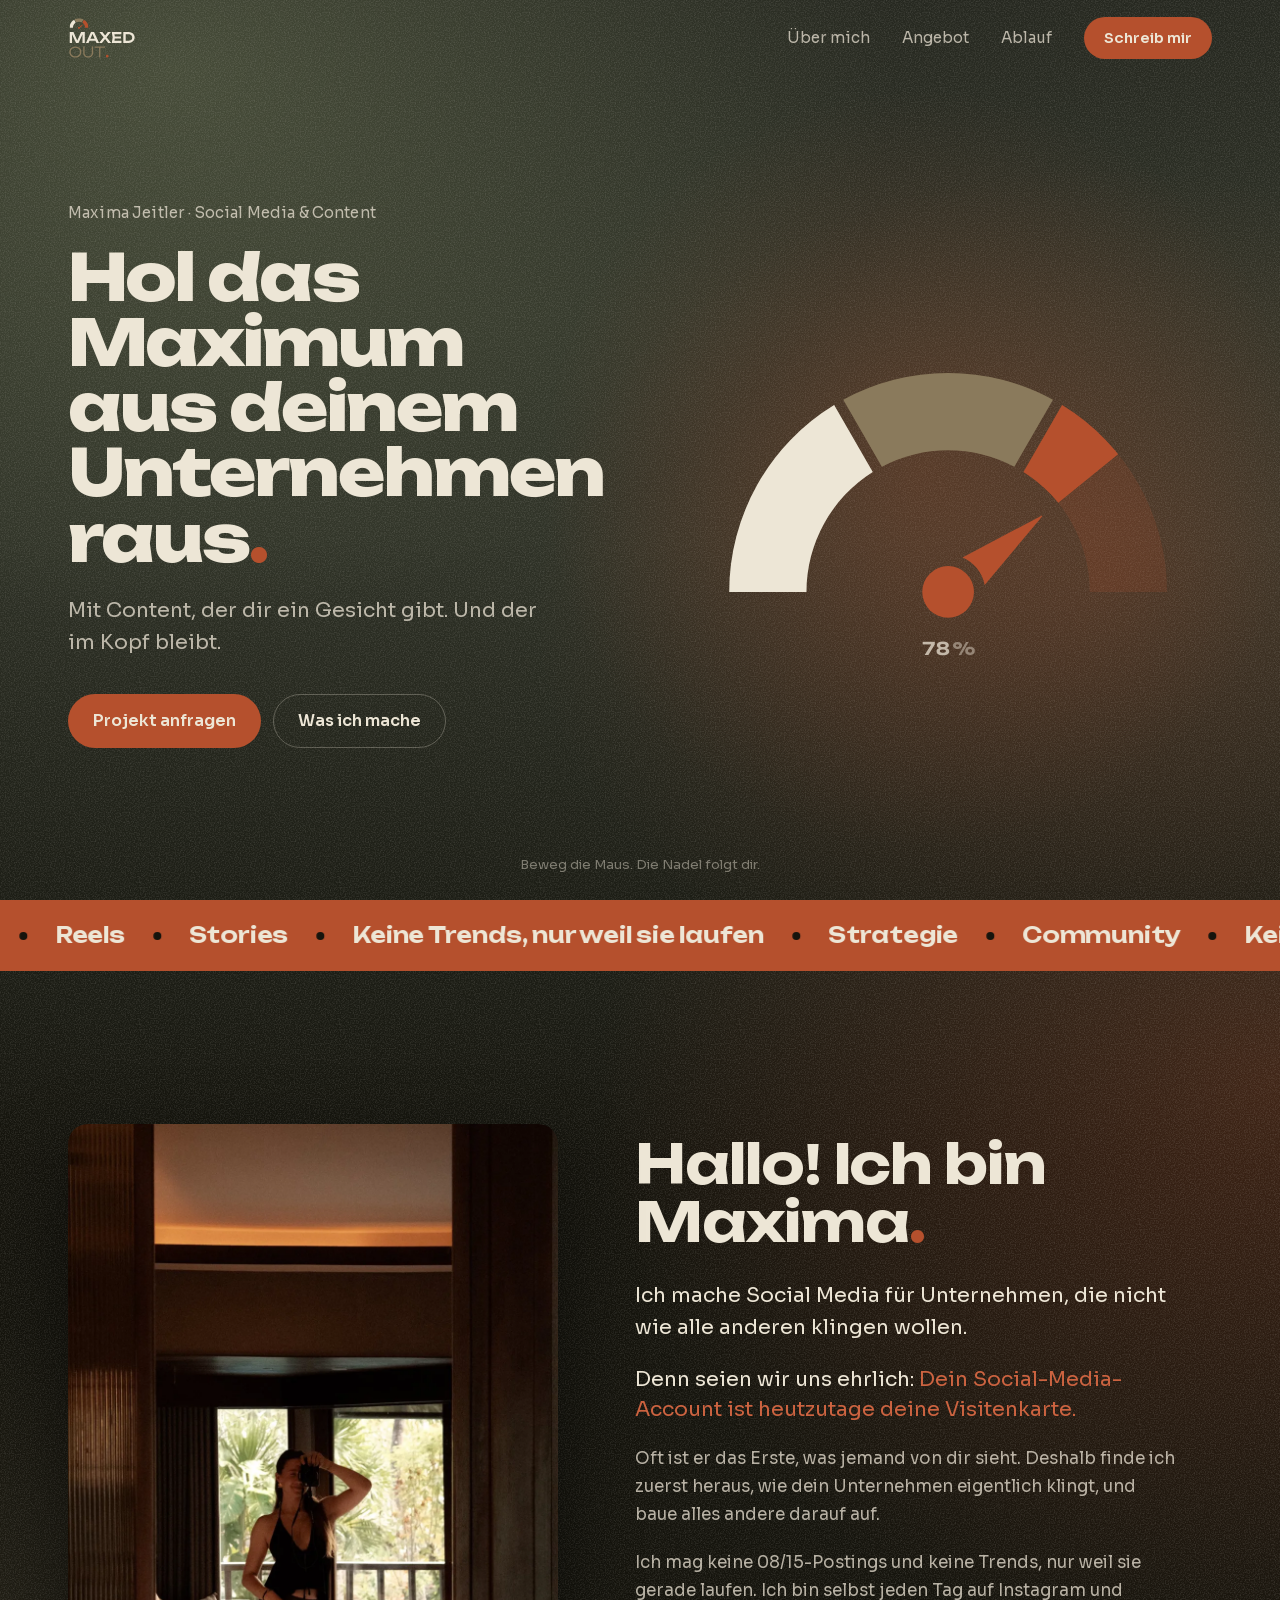
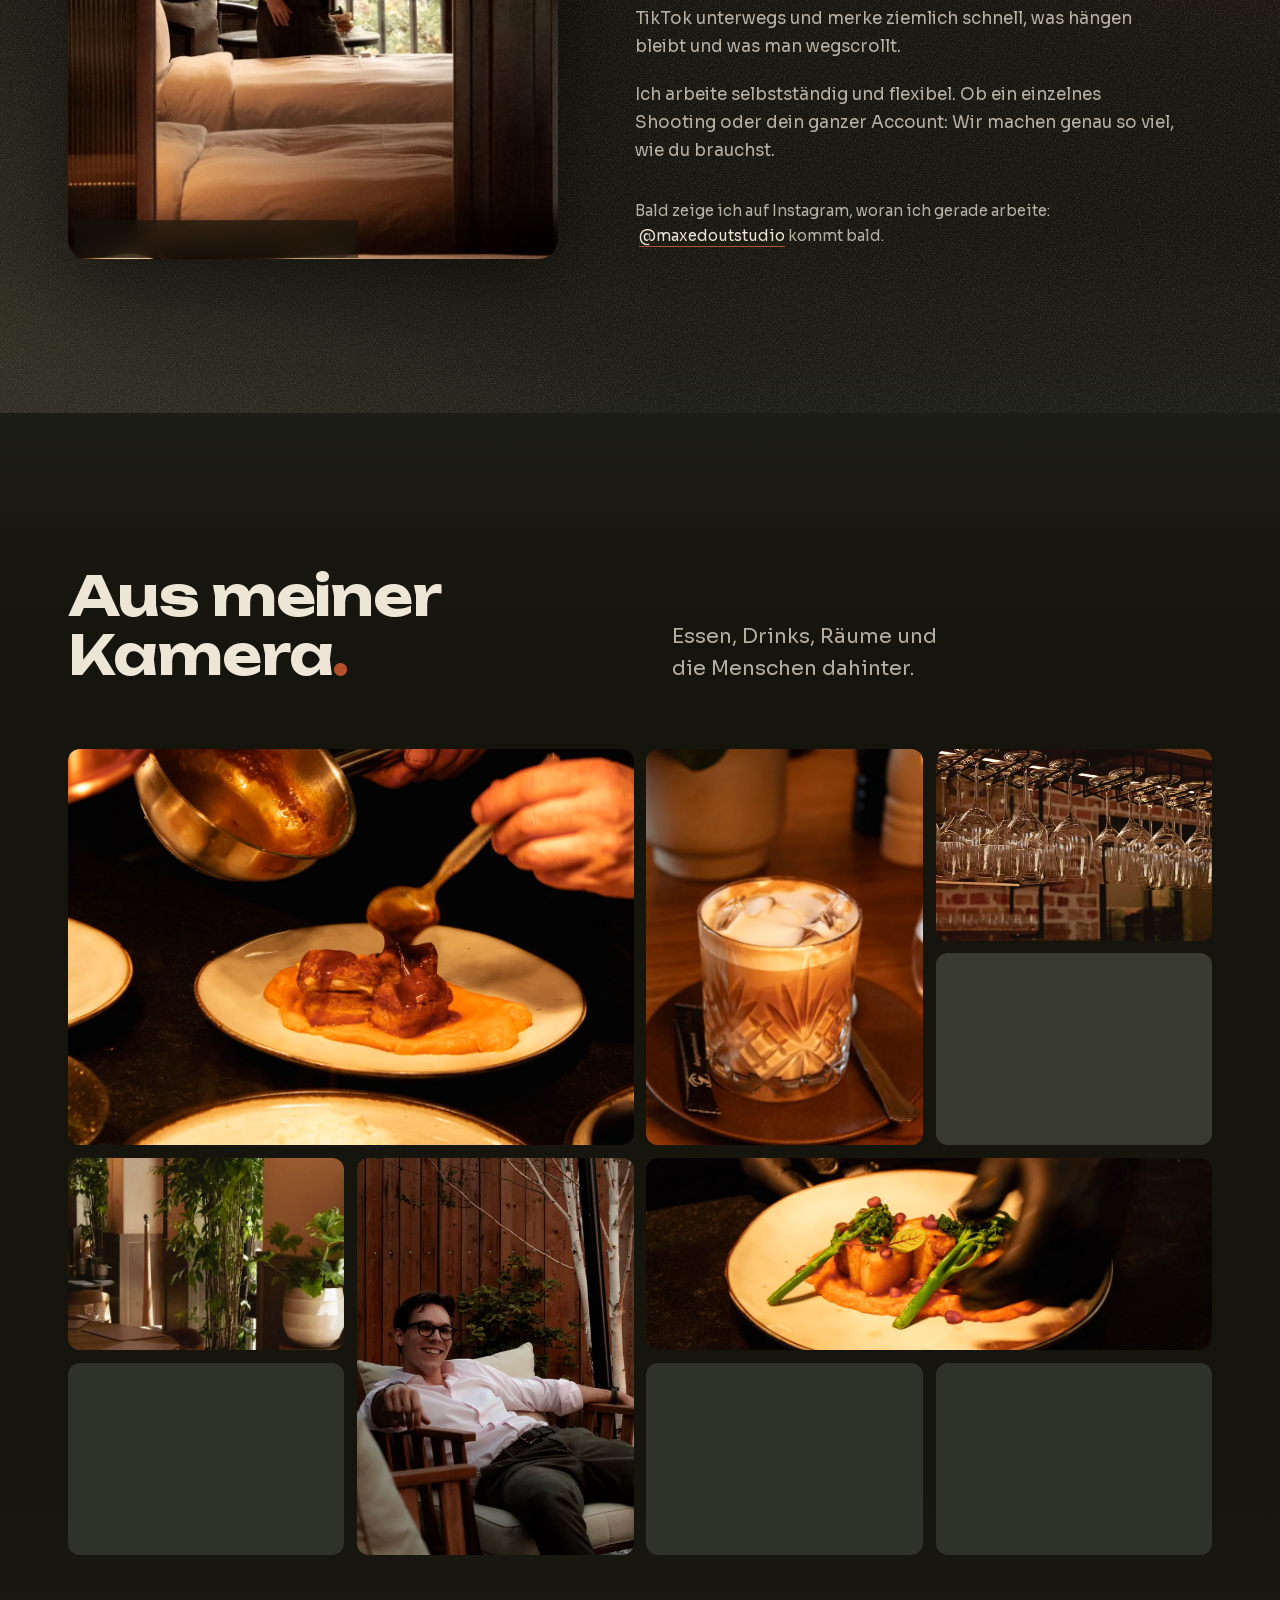
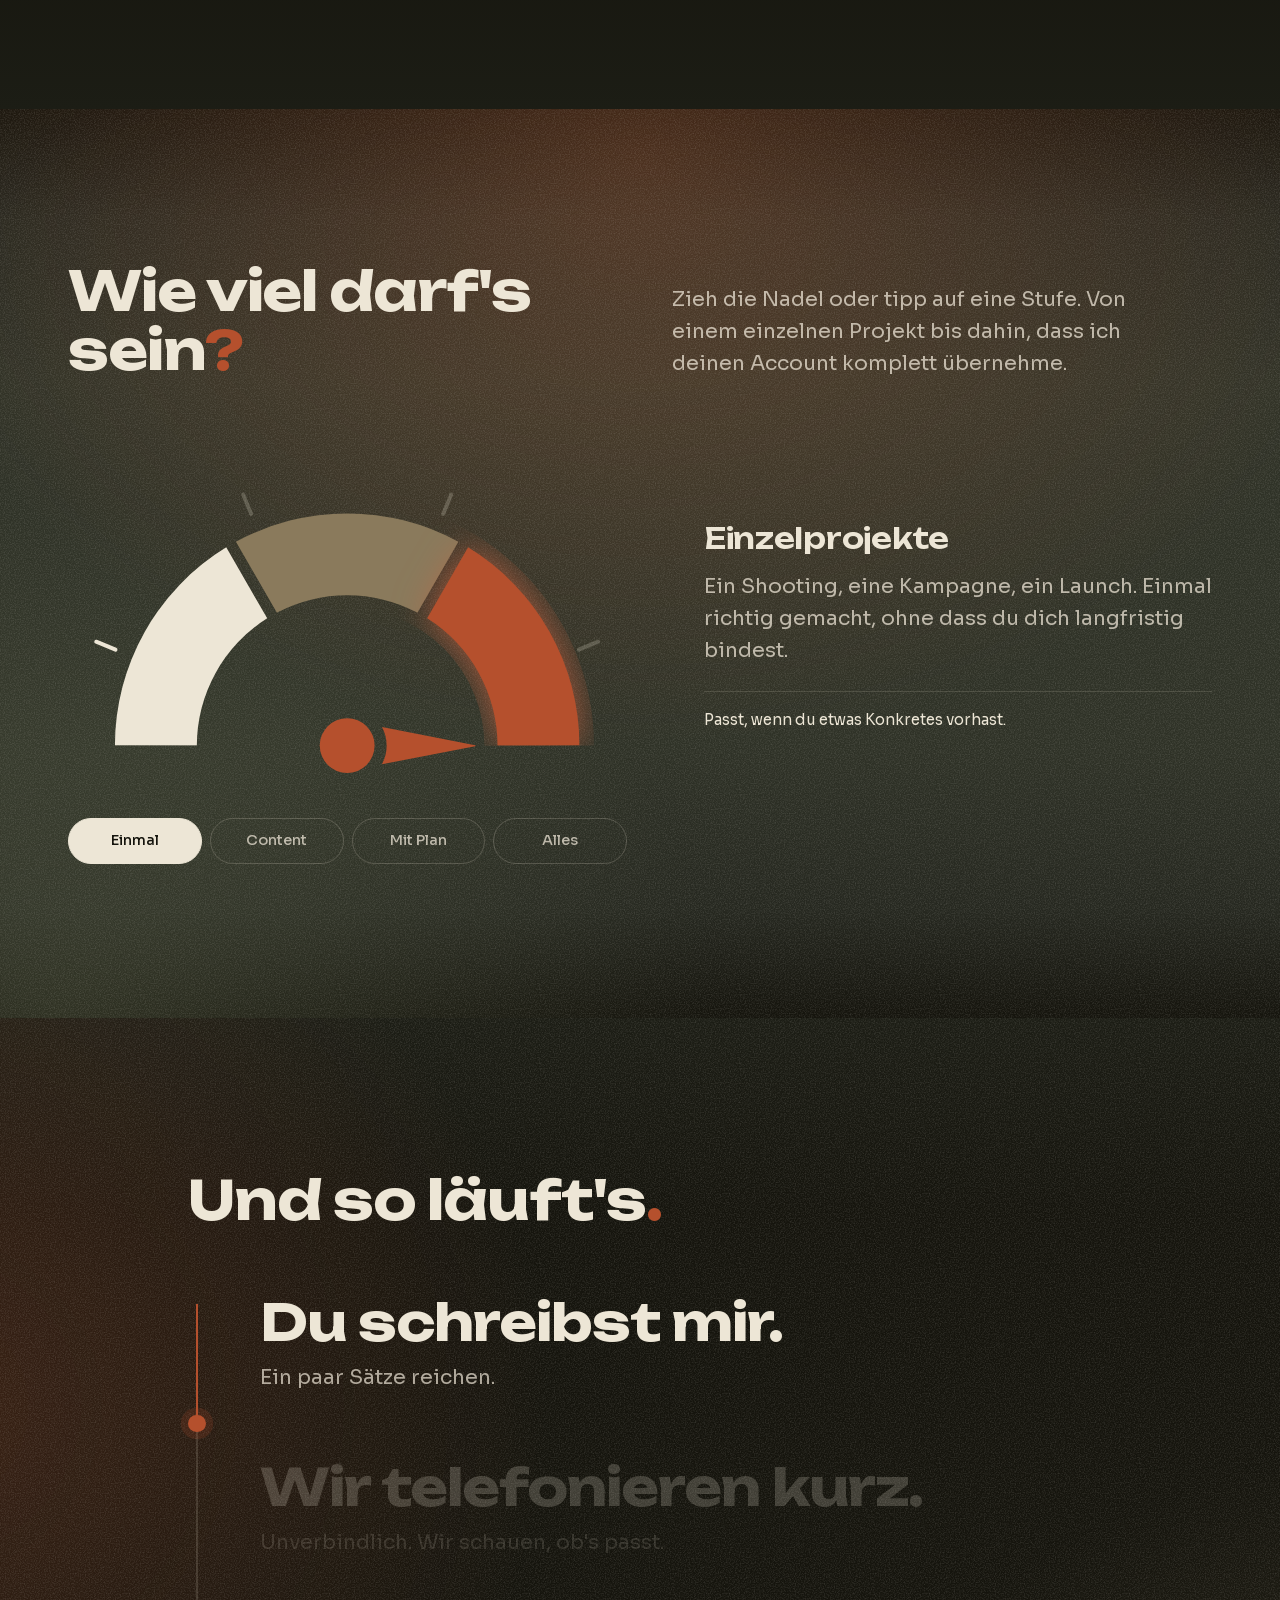
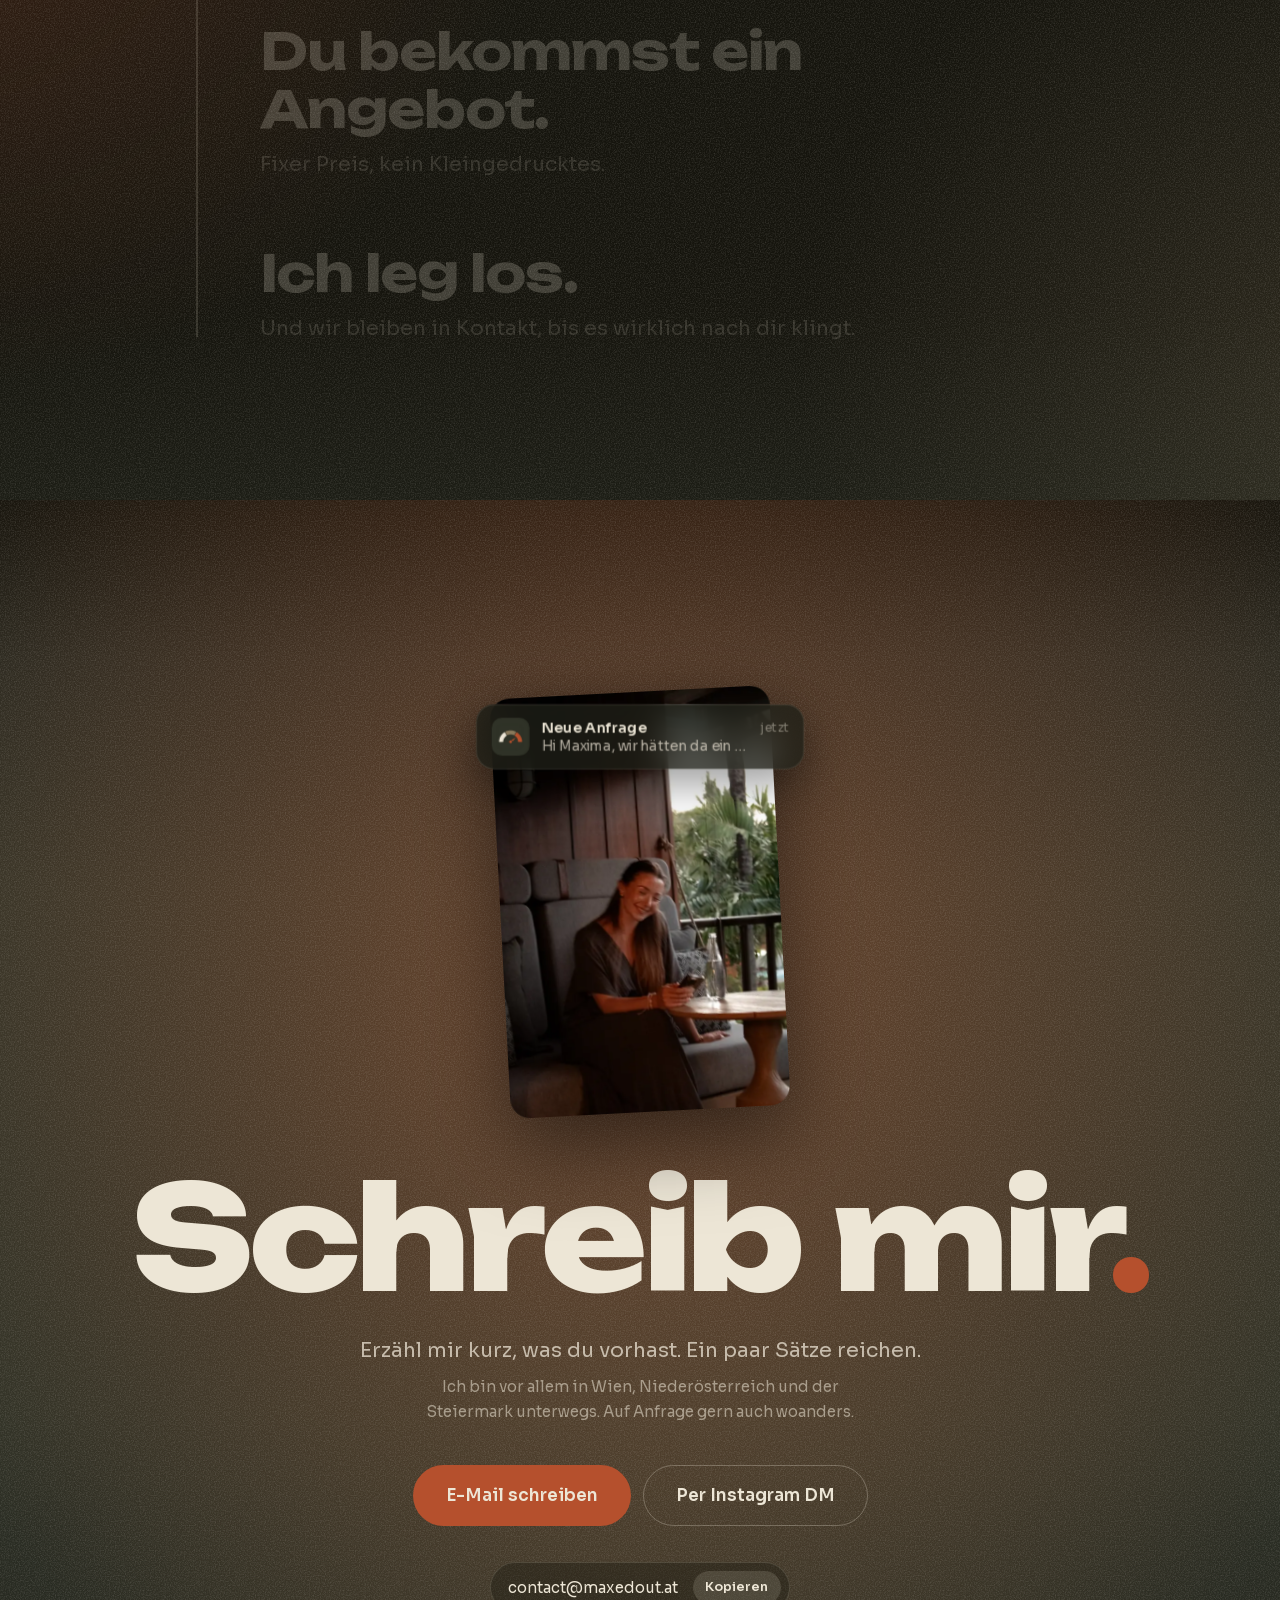
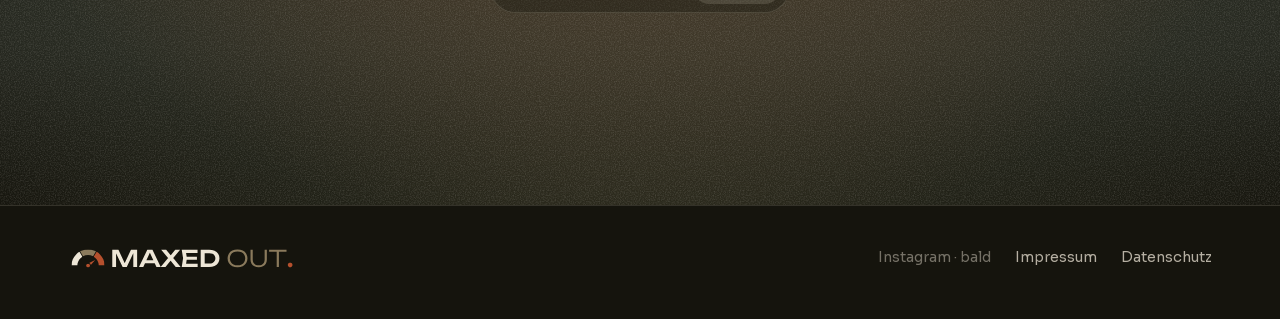
<file: index.html>
<!DOCTYPE html>
<html lang="de">
<head>
<meta charset="UTF-8">
<meta name="viewport" content="width=device-width, initial-scale=1, viewport-fit=cover">
<title>MAXED OUT. · Social Media von Maxima Jeitler</title>
<meta name="description" content="Content Creation, Social Media Management und Strategie in Wien, Niederösterreich und der Steiermark. Für Unternehmen, die nicht wie alle anderen klingen wollen.">
<meta name="theme-color" content="#2F3227">
<meta property="og:title" content="MAXED OUT. · Social Media von Maxima Jeitler">
<meta property="og:description" content="Content, der deinem Unternehmen ein Gesicht gibt. Und der im Kopf bleibt.">
<meta property="og:image" content="https://maxedout.at/maxima-portrait-web.jpg">
<meta property="og:url" content="https://maxedout.at/">
<link rel="canonical" href="https://maxedout.at/">
<meta property="og:type" content="website">
<script type="application/ld+json">
{
  "@context": "https://schema.org",
  "@type": "ProfessionalService",
  "name": "MAXED OUT.",
  "alternateName": "MAXED OUT Studio",
  "description": "Content Creation, Social Media Management und Strategie in Wien, Niederösterreich und der Steiermark.",
  "url": "https://maxedout.at/",
  "logo": "https://maxedout.at/maxed-out-full.svg",
  "image": "https://maxedout.at/maxima-portrait-web.jpg",
  "email": "contact@maxedout.at",
  "address": {"@type": "PostalAddress", "addressLocality": "Baden", "postalCode": "2500", "addressCountry": "AT"},
  "areaServed": ["Wien", "Niederösterreich", "Steiermark", "Österreich"],
  "founder": {"@type": "Person", "name": "Maxima Jeitler", "jobTitle": "Social Media & Content Creator"},
  "sameAs": []
}
</script>
<link rel="icon" href="favicon.svg" type="image/svg+xml">
<link rel="preload" href="fonts/unbounded-latin.woff2" as="font" type="font/woff2" crossorigin>
<link rel="preload" href="fonts/sora-latin.woff2" as="font" type="font/woff2" crossorigin>
<link rel="stylesheet" href="fonts.css">
<link rel="stylesheet" href="styles.css">
<script>document.documentElement.classList.add('js')</script>
</head>
<body>

<a class="skip-link" href="#main">Zum Inhalt springen</a>

<!-- Eigener Cursor (nur mit Maus sichtbar) -->
<div class="cursor" aria-hidden="true"><span class="cursor__dot"></span><span class="cursor__ring"></span></div>

<header class="nav" data-nav>
  <div class="container nav__inner">
    <a href="#top" class="wordmark" aria-label="MAXED OUT. Startseite">
      <picture>
        <source media="(max-width: 860px)" srcset="maxed-out-mittel.svg">
        <img class="logo logo--nav" src="maxed-out-full.svg" alt="MAXED OUT.">
      </picture>
    </a>

    <nav class="nav__links" aria-label="Hauptnavigation">
      <a class="nav__link" href="#ueber-mich">Über mich</a>
      <a class="nav__link" href="#angebot">Angebot</a>
      <a class="nav__link" href="#ablauf">Ablauf</a>
    </nav>

    <a class="btn btn--primary nav__cta" href="#kontakt" data-magnetic>Schreib mir</a>

    <button class="nav__burger" aria-label="Menü öffnen" aria-expanded="false" aria-controls="mobile-drawer">
      <span></span><span></span>
    </button>
  </div>
</header>

<div class="drawer" data-drawer id="mobile-drawer" hidden>
  <nav class="drawer__links" aria-label="Mobile Navigation">
    <a href="#ueber-mich">Über mich</a>
    <a href="#angebot">Angebot</a>
    <a href="#ablauf">Ablauf</a>
    <a href="#kontakt">Kontakt</a>
  </nav>
  <span class="drawer__insta">@maxedoutstudio · bald auf Instagram</span>
</div>

<main id="main">

  <!-- HERO: Tacho, dessen Nadel dem Zeiger folgt -->
  <section class="hero" id="top">
    <div class="glow glow--hero" aria-hidden="true"></div>
    <div class="hero__glow" aria-hidden="true"></div>
    <div class="container hero__grid">
      <div class="hero__gauge" data-hero-gauge aria-hidden="true">
        <div class="hero__readout"><span data-readout>0</span><span class="hero__unit">%</span></div>
      </div>
      <div class="hero__content">
        <p class="kicker" data-intro>Maxima Jeitler · Social Media &amp; Content</p>
        <h1 class="display-1 hero__title" data-intro data-split>Hol das Maximum aus deinem Unternehmen raus<span class="dot-accent">.</span></h1>
        <p class="body-lg hero__sub" data-intro>Mit Content, der dir ein Gesicht gibt. <span class="m-line">Und der im Kopf bleibt.</span></p>
        <div class="hero__actions" data-intro>
          <a class="btn btn--primary" href="#kontakt" data-magnetic>Projekt anfragen</a>
          <a class="btn btn--ghost" href="#angebot">Was ich mache</a>
        </div>
      </div>
    </div>
    <p class="hero__hint" data-intro aria-hidden="true"><span class="hint-mouse">Beweg die Maus. Die Nadel folgt dir.</span><span class="hint-touch">Tipp auf den Tacho. Oder scroll los.</span></p>
  </section>

  <!-- Laufband mit Haltung -->
  <div class="marquee" aria-hidden="true">
    <div class="marquee__track" data-marquee>
      <span>Keine 08/15-Postings</span><i></i><span>Fotos</span><i></i><span>Reels</span><i></i><span>Stories</span><i></i><span>Keine Trends, nur weil sie laufen</span><i></i><span>Strategie</span><i></i><span>Community</span><i></i>
    </div>
  </div>

  <!-- ÜBER MICH -->
  <section class="section section--black about" id="ueber-mich">
    <div class="glow glow--about" aria-hidden="true"></div>
    <div class="container about__grid">
      <figure class="about__portrait" data-reveal data-tilt>
        <picture>
          <source srcset="maxima-portrait.webp" type="image/webp">
          <img src="maxima-portrait-web.jpg" alt="Maxima Jeitler, Gründerin von MAXED OUT." width="1000" height="1500" loading="lazy">
        </picture>
        <figcaption class="about__tag">Wien · Niederösterreich · Steiermark</figcaption>
      </figure>

      <div class="about__text">
        <h2 class="display-2" data-reveal>Hallo! Ich bin Maxima<span class="dot-accent">.</span></h2>
        <p class="body-lg" data-reveal>Ich mache Social Media für Unternehmen, die nicht wie alle anderen klingen wollen.</p>
        <p class="about__quote" data-reveal>Denn seien wir uns ehrlich: <span class="accent-text">Dein Social-Media-Account ist heutzutage deine Visitenkarte.</span></p>
        <p data-reveal>Oft ist er das Erste, was jemand von dir sieht. Deshalb finde ich zuerst heraus, wie dein Unternehmen eigentlich klingt, und baue alles andere darauf auf.</p>
        <p data-reveal>Ich mag keine 08/15-Postings und keine Trends, nur weil sie gerade laufen. Ich bin selbst jeden Tag auf Instagram und TikTok unterwegs und merke ziemlich schnell, was hängen bleibt und was man wegscrollt.</p>
        <p data-reveal>Ich arbeite selbstständig und flexibel. Ob ein einzelnes Shooting oder dein ganzer Account: Wir machen genau so viel, wie du brauchst.</p>
        <p class="about__insta" data-reveal>Bald zeige ich auf Instagram, woran ich gerade arbeite: <span>@maxedoutstudio</span> kommt bald.</p>
      </div>
    </div>
  </section>

  <!-- GALERIE: Raster mit Vorhang -->
  <section class="section section--black gallery" id="galerie">
    <div class="container">
      <div class="gallery__head">
        <h2 class="display-2" data-reveal>Aus meiner Kamera<span class="dot-accent">.</span></h2>
        <p class="body-lg gallery__intro" data-reveal>Essen, Drinks, Räume und die Menschen dahinter.</p>
      </div>
      <div class="gallery__grid" data-gallery>
        <figure class="gallery__tile gallery__tile--a" style="--i:0" data-gallery-tile>
          <picture>
            <source type="image/webp" srcset="galerie/sauce-600.webp 600w, galerie/sauce-1200.webp 1200w" sizes="(max-width: 640px) 100vw, 50vw">
            <img src="galerie/sauce-1200.jpg" alt="Sauce wird über ein angerichtetes Gericht gegossen" width="1200" height="1800" loading="lazy" decoding="async">
          </picture>
        </figure>
        <figure class="gallery__tile gallery__tile--b" style="--i:1" data-gallery-tile>
          <picture>
            <source type="image/webp" srcset="galerie/kaffee-600.webp 600w, galerie/kaffee-1200.webp 1200w" sizes="(max-width: 640px) 50vw, 25vw">
            <img src="galerie/kaffee-1200.jpg" alt="Eiskaffee im Kristallglas auf einem Holztisch" width="1200" height="1800" loading="lazy" decoding="async">
          </picture>
        </figure>
        <figure class="gallery__tile gallery__tile--c" style="--i:2" data-gallery-tile>
          <picture>
            <source type="image/webp" srcset="galerie/glaeser-600.webp 600w, galerie/glaeser-1200.webp 1200w" sizes="(max-width: 640px) 50vw, 25vw">
            <img src="galerie/glaeser-1200.jpg" alt="Weingläser hängen über einer Bar mit Ziegelwand" width="1200" height="800" loading="lazy" decoding="async">
          </picture>
        </figure>
        <figure class="gallery__tile gallery__tile--d" style="--i:3" data-gallery-tile>
          <picture>
            <source type="image/webp" srcset="galerie/tassen-600.webp 600w, galerie/tassen-1200.webp 1200w" sizes="(max-width: 640px) 50vw, 25vw">
            <img src="galerie/tassen-1200.jpg" alt="Kupferne Tassen im Regal vor einer Ziegelwand" width="1200" height="1800" loading="lazy" decoding="async">
          </picture>
        </figure>
        <figure class="gallery__tile gallery__tile--e" style="--i:4" data-gallery-tile>
          <picture>
            <source type="image/webp" srcset="galerie/innenraum-600.webp 600w, galerie/innenraum-1200.webp 1200w" sizes="(max-width: 640px) 50vw, 25vw">
            <img src="galerie/innenraum-1200.jpg" alt="Restaurant-Innenraum mit Pflanzen und Holzmöbeln" width="1200" height="1800" loading="lazy" decoding="async">
          </picture>
        </figure>
        <figure class="gallery__tile gallery__tile--f" style="--i:5" data-gallery-tile>
          <picture>
            <source type="image/webp" srcset="galerie/gast-600.webp 600w, galerie/gast-1200.webp 1200w" sizes="(max-width: 640px) 50vw, 25vw">
            <img src="galerie/gast-1200.jpg" alt="Lachender Gast im Gastgarten" width="1200" height="1800" loading="lazy" style="object-position: 30% 50%; height: 132%; top: -26%" decoding="async">
          </picture>
        </figure>
        <figure class="gallery__tile gallery__tile--g" style="--i:6" data-gallery-tile>
          <picture>
            <source type="image/webp" srcset="galerie/anrichten-600.webp 600w, galerie/anrichten-1200.webp 1200w" sizes="(max-width: 640px) 100vw, 50vw">
            <img src="galerie/anrichten-1200.jpg" alt="Hände in schwarzen Handschuhen richten einen Teller an" width="1200" height="800" loading="lazy" decoding="async">
          </picture>
        </figure>
        <figure class="gallery__tile gallery__tile--h" style="--i:7" data-gallery-tile>
          <picture>
            <source type="image/webp" srcset="galerie/teller-600.webp 600w, galerie/teller-1200.webp 1200w" sizes="(max-width: 640px) 50vw, 25vw">
            <img src="galerie/teller-1200.jpg" alt="Bunter Teller von oben auf einem Holztisch" width="1200" height="1800" loading="lazy" decoding="async">
          </picture>
        </figure>
        <figure class="gallery__tile gallery__tile--i" style="--i:8" data-gallery-tile>
          <picture>
            <source type="image/webp" srcset="galerie/schild-600.webp 600w, galerie/schild-1200.webp 1200w" sizes="(max-width: 640px) 50vw, 25vw">
            <img src="galerie/schild-1200.jpg" alt="Leuchtschild von Das Gartenhaus" width="1200" height="1800" loading="lazy" decoding="async">
          </picture>
        </figure>
        <figure class="gallery__tile gallery__tile--j" style="--i:9" data-gallery-tile>
          <picture>
            <source type="image/webp" srcset="galerie/terrasse-600.webp 600w, galerie/terrasse-1200.webp 1200w" sizes="(max-width: 640px) 50vw, 25vw">
            <img src="galerie/terrasse-1200.jpg" alt="Gastgarten mit Holzzaun und Sonnensegel" width="1200" height="1800" loading="lazy" decoding="async">
          </picture>
        </figure>
      </div>
    </div>
  </section>

  <!-- ANGEBOT: Tacho als Regler -->
  <section class="section section--olive offer" id="angebot">
    <div class="glow glow--offer" aria-hidden="true"></div>
    <div class="container">
      <div class="offer__head">
        <h2 class="display-2" data-reveal>Wie viel darf's sein<span class="dot-accent">?</span></h2>
        <p class="body-lg offer__intro" data-reveal>Zieh die Nadel oder tipp auf eine Stufe. Von einem einzelnen Projekt bis dahin, dass ich deinen Account komplett übernehme.</p>
      </div>

      <div class="offer__grid">
        <div class="dial" data-dial data-reveal>
          <div class="dial__gauge" data-dial-gauge></div>
          <div class="dial__stops" role="tablist" aria-label="Angebot wählen">
            <button role="tab" class="dial__stop" data-stop="0" aria-selected="true" aria-controls="offer-panel">Einmal</button>
            <button role="tab" class="dial__stop" data-stop="1" aria-selected="false" aria-controls="offer-panel">Content</button>
            <button role="tab" class="dial__stop" data-stop="2" aria-selected="false" aria-controls="offer-panel">Mit Plan</button>
            <button role="tab" class="dial__stop" data-stop="3" aria-selected="false" aria-controls="offer-panel">Alles</button>
          </div>
        </div>

        <div class="offer__panel" id="offer-panel" role="tabpanel" aria-live="polite" data-reveal>
          <!-- Die Texte der vier Stufen. Reihenfolge = Reihenfolge auf dem Tacho. -->
          <article class="offer__item is-active" data-offer="0">
            <h3 class="display-3">Einzelprojekte</h3>
            <p>Ein Shooting, eine Kampagne, ein Launch. Einmal richtig gemacht, ohne dass du dich langfristig bindest.</p>
            <p class="offer__fit">Passt, wenn du etwas Konkretes vorhast.</p>
          </article>
          <article class="offer__item" data-offer="1">
            <h3 class="display-3">Content Creation</h3>
            <p>Fotos, Videos, Reels und Stories. Ich komme vorbei, fotografiere und filme, und du bekommst Content, den du direkt posten kannst.</p>
            <p class="offer__fit">Passt, wenn du selbst postest, aber besseres Material brauchst.</p>
          </article>
          <article class="offer__item" data-offer="2">
            <h3 class="display-3">Strategie &amp; Beratung</h3>
            <p>Du weißt, dass du präsenter sein willst, aber nicht wie. Wir setzen uns zusammen und machen einen Plan, der zu deiner Marke und zu deinen Leuten passt.</p>
            <p class="offer__fit">Passt, wenn du eine Richtung brauchst, bevor es losgeht.</p>
          </article>
          <article class="offer__item" data-offer="3">
            <p class="offer__max">Maxed out.</p>
            <h3 class="display-3">Social Media Management</h3>
            <p>Ich übernehme deine Kanäle: Planung, Postings, Antworten in den Kommentaren und ein ehrlicher Blick darauf, was funktioniert und was nicht.</p>
            <p class="offer__fit">Passt, wenn du dich um nichts mehr kümmern willst.</p>
          </article>
        </div>
      </div>
    </div>
  </section>

  <!-- ABLAUF: vier kurze Sätze, der Punkt wandert beim Scrollen mit -->
  <section class="section section--black process" id="ablauf">
    <div class="glow glow--process" aria-hidden="true"></div>
    <div class="container process__inner">
      <h2 class="display-2" data-reveal>Und so läuft's<span class="dot-accent">.</span></h2>
      <ol class="steps" data-steps>
        <li class="step"><p class="step__title">Du schreibst mir.</p><p class="step__text">Ein paar Sätze reichen.</p></li>
        <li class="step"><p class="step__title">Wir telefonieren kurz.</p><p class="step__text">Unverbindlich. Wir schauen, ob's passt.</p></li>
        <li class="step"><p class="step__title">Du bekommst ein Angebot.</p><p class="step__text">Fixer Preis, kein Kleingedrucktes.</p></li>
        <li class="step"><p class="step__title">Ich leg los.</p><p class="step__text">Und wir bleiben in Kontakt, bis es wirklich nach dir klingt.</p></li>
      </ol>
    </div>
  </section>

  <!-- KONTAKT -->
  <section class="section section--olive contact" id="kontakt">
    <div class="glow glow--closing" aria-hidden="true"></div>
    <div class="container contact__inner">
      <figure class="contact__photo" data-reveal data-tilt>
        <div class="contact__card">
          <!-- Ohne loading="lazy": lädt gleich nach dem Rest im Hintergrund, damit es da ist, wenn man hinscrollt -->
          <picture>
            <source srcset="maxima-handy.webp" type="image/webp">
            <img src="maxima-handy.jpg" alt="Maxima sitzt lächelnd auf einer Couch und schaut auf ihr Handy" width="600" height="900" decoding="async">
          </picture>
        </div>
        <div class="notif" aria-hidden="true">
          <span class="notif__icon"><img src="favicon.svg" alt=""></span>
          <span class="notif__body"><strong>Neue Anfrage</strong><span>Hi Maxima, wir hätten da ein Projekt …</span></span>
          <span class="notif__time">jetzt</span>
        </div>
      </figure>
      <h2 class="display-1 contact__title" data-reveal>Schreib mir<span class="dot-accent">.</span></h2>
      <p class="body-lg contact__sub" data-reveal>Erzähl mir kurz, was du vorhast. Ein paar Sätze reichen.</p>
      <p class="contact__region" data-reveal>Ich bin vor allem in Wien, Niederösterreich und der Steiermark unterwegs. Auf Anfrage gern auch woanders.</p>

      <div class="contact__actions" data-reveal>
        <a class="btn btn--primary btn--lg" href="mailto:contact@maxedout.at?subject=Anfrage%20%C3%BCber%20die%20Website" data-magnetic>E-Mail schreiben</a>
        <a class="btn btn--ghost btn--lg" href="https://ig.me/m/maxedoutstudio" target="_blank" rel="noopener" data-magnetic>Per Instagram DM</a>
      </div>

      <button class="copy-mail" type="button" data-copy="contact@maxedout.at" data-reveal>
        <span class="copy-mail__addr">contact@maxedout.at</span>
        <span class="copy-mail__label" data-copy-label>Kopieren</span>
      </button>
    </div>
  </section>

</main>

<footer class="footer">
  <div class="container footer__inner">
    <a class="wordmark" href="#top" aria-label="MAXED OUT. nach oben">
      <img class="logo logo--footer" src="maxed-out-mittel.svg" alt="MAXED OUT.">
    </a>
    <div class="footer__links">
      <span class="footer__soon">Instagram · bald</span>
      <a href="impressum.html">Impressum</a>
      <a href="datenschutz.html">Datenschutz</a>
    </div>
  </div>
</footer>

<!-- Mini-Tacho unten rechts: zeigt, wie weit du gescrollt hast. Klick = nach oben -->
<button class="scroll-gauge" type="button" aria-label="Nach oben" data-scroll-gauge></button>

<script src="gauge-paths.js" defer></script>
<script src="script.js" defer></script>
</body>
</html>
</file>
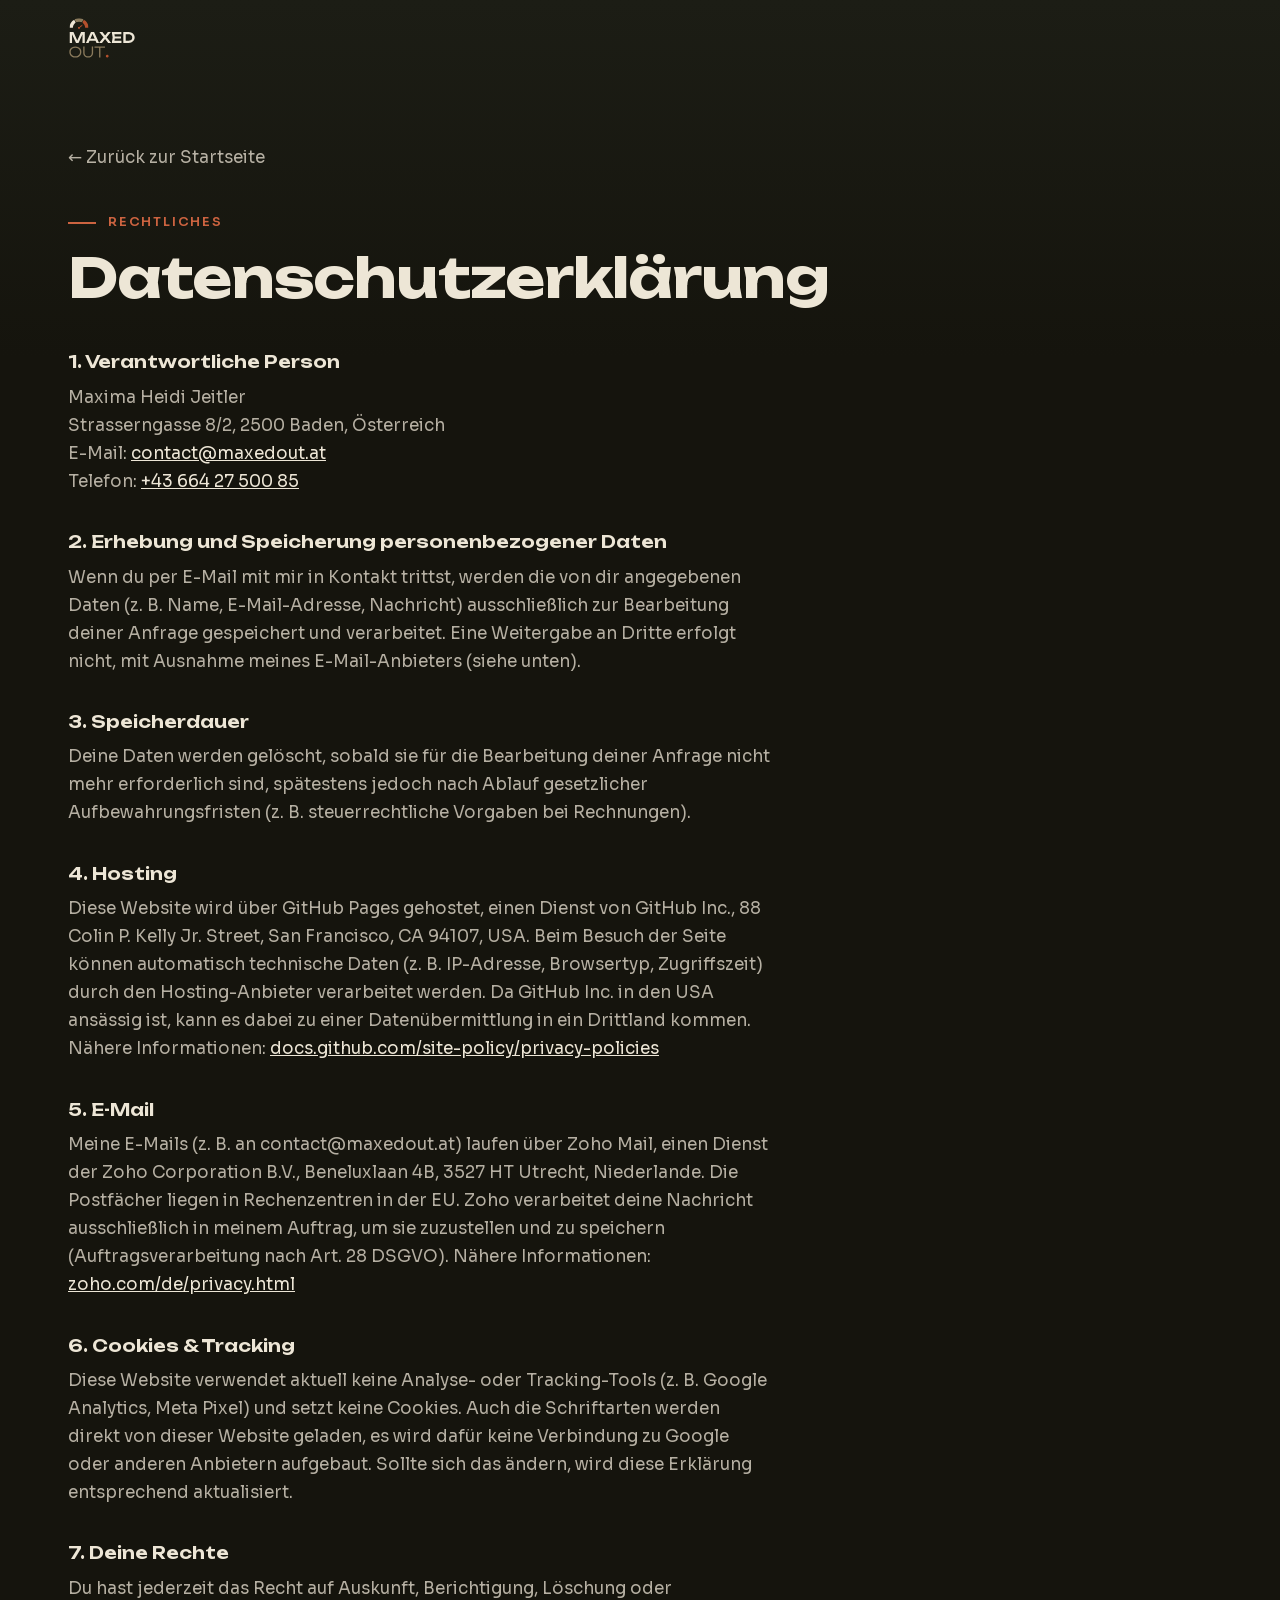
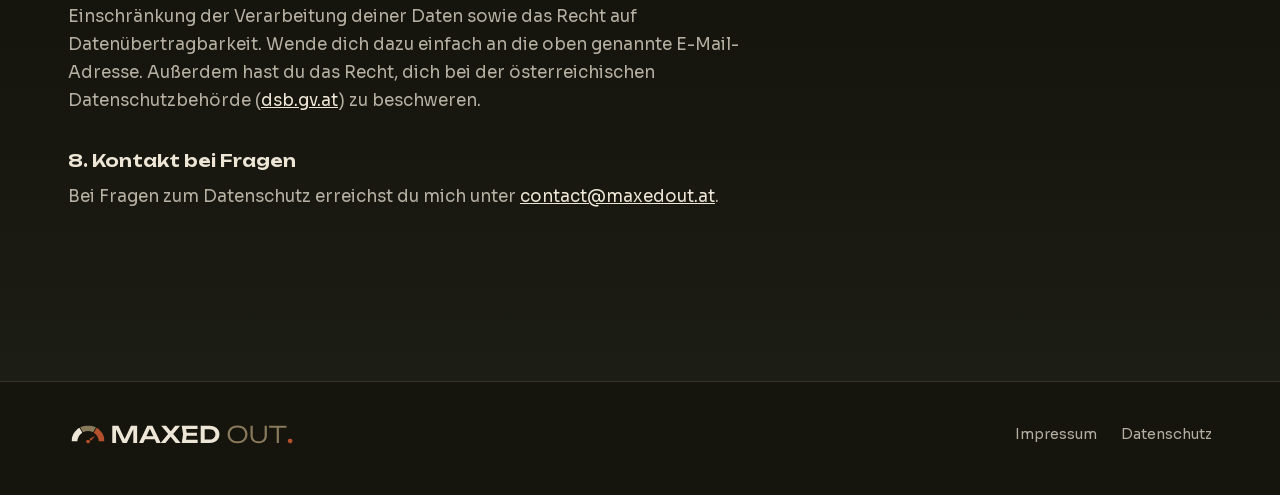
<file: datenschutz.html>
<!DOCTYPE html>
<html lang="de">
<head>
<meta charset="UTF-8">
<meta name="viewport" content="width=device-width, initial-scale=1">
<title>Datenschutzerklärung — MAXED OUT.</title>
<link rel="preload" href="fonts/unbounded-latin.woff2" as="font" type="font/woff2" crossorigin>
<link rel="preload" href="fonts/sora-latin.woff2" as="font" type="font/woff2" crossorigin>
<link rel="stylesheet" href="fonts.css">
<link rel="icon" href="favicon.svg" type="image/svg+xml">
<link rel="stylesheet" href="styles.css">
</head>
<body>

<header class="nav">
  <div class="container nav__inner">
    <a href="index.html" class="wordmark" aria-label="MAXED OUT. — Startseite">
      <img class="logo logo--nav" src="maxed-out-full.svg" alt="MAXED OUT.">
    </a>
  </div>
</header>

<main id="main">
  <section class="section section--black legal">
    <div class="container">
      <a class="legal__back" href="index.html">← Zurück zur Startseite</a>
      <p class="eyebrow"><span class="eyebrow__bar" aria-hidden="true"></span>Rechtliches</p>
      <h1 class="display-2">Datenschutzerklärung</h1>

      <div class="legal__body">
        <div>
          <h2>1. Verantwortliche Person</h2>
          <p>
            Maxima Heidi Jeitler<br>
            Strasserngasse 8/2, 2500 Baden, Österreich<br>
            E-Mail: <a href="mailto:contact@maxedout.at">contact@maxedout.at</a><br>
            Telefon: <a href="tel:+436642750085">+43 664 27 500 85</a>
          </p>
        </div>

        <div>
          <h2>2. Erhebung und Speicherung personenbezogener Daten</h2>
          <p>Wenn du per E-Mail mit mir in Kontakt trittst, werden die von dir angegebenen Daten (z. B. Name, E-Mail-Adresse, Nachricht) ausschließlich zur Bearbeitung deiner Anfrage gespeichert und verarbeitet. Eine Weitergabe an Dritte erfolgt nicht, mit Ausnahme meines E-Mail-Anbieters (siehe unten).</p>
        </div>

        <div>
          <h2>3. Speicherdauer</h2>
          <p>Deine Daten werden gelöscht, sobald sie für die Bearbeitung deiner Anfrage nicht mehr erforderlich sind, spätestens jedoch nach Ablauf gesetzlicher Aufbewahrungsfristen (z. B. steuerrechtliche Vorgaben bei Rechnungen).</p>
        </div>

        <div>
          <h2>4. Hosting</h2>
          <p>Diese Website wird über GitHub Pages gehostet, einen Dienst von GitHub Inc., 88 Colin P. Kelly Jr. Street, San Francisco, CA 94107, USA. Beim Besuch der Seite können automatisch technische Daten (z. B. IP-Adresse, Browsertyp, Zugriffszeit) durch den Hosting-Anbieter verarbeitet werden. Da GitHub Inc. in den USA ansässig ist, kann es dabei zu einer Datenübermittlung in ein Drittland kommen. Nähere Informationen: <a href="https://docs.github.com/site-policy/privacy-policies" target="_blank" rel="noopener">docs.github.com/site-policy/privacy-policies</a></p>
        </div>

        <div>
          <h2>5. E-Mail</h2>
          <p>Meine E-Mails (z.&nbsp;B. an contact@maxedout.at) laufen über Zoho Mail, einen Dienst der Zoho Corporation B.V., Beneluxlaan 4B, 3527 HT Utrecht, Niederlande. Die Postfächer liegen in Rechenzentren in der EU. Zoho verarbeitet deine Nachricht ausschließlich in meinem Auftrag, um sie zuzustellen und zu speichern (Auftragsverarbeitung nach Art.&nbsp;28 DSGVO). Nähere Informationen: <a href="https://www.zoho.com/de/privacy.html" target="_blank" rel="noopener">zoho.com/de/privacy.html</a></p>
        </div>

        <div>
          <h2>6. Cookies &amp; Tracking</h2>
          <p>Diese Website verwendet aktuell keine Analyse- oder Tracking-Tools (z. B. Google Analytics, Meta Pixel) und setzt keine Cookies. Auch die Schriftarten werden direkt von dieser Website geladen, es wird dafür keine Verbindung zu Google oder anderen Anbietern aufgebaut. Sollte sich das ändern, wird diese Erklärung entsprechend aktualisiert.</p>
        </div>

        <div>
          <h2>7. Deine Rechte</h2>
          <p>Du hast jederzeit das Recht auf Auskunft, Berichtigung, Löschung oder Einschränkung der Verarbeitung deiner Daten sowie das Recht auf Datenübertragbarkeit. Wende dich dazu einfach an die oben genannte E-Mail-Adresse. Außerdem hast du das Recht, dich bei der österreichischen Datenschutzbehörde (<a href="https://www.dsb.gv.at" target="_blank" rel="noopener">dsb.gv.at</a>) zu beschweren.</p>
        </div>

        <div>
          <h2>8. Kontakt bei Fragen</h2>
          <p>Bei Fragen zum Datenschutz erreichst du mich unter <a href="mailto:contact@maxedout.at">contact@maxedout.at</a>.</p>
        </div>
      </div>
    </div>
  </section>
</main>

<footer class="footer section--black">
  <div class="container footer__inner">
    <a class="wordmark" href="index.html" aria-label="MAXED OUT. — Startseite">
      <img class="logo logo--footer" src="maxed-out-mittel.svg" alt="MAXED OUT.">
    </a>
    <div class="footer__links">
      <a href="impressum.html">Impressum</a>
      <a href="datenschutz.html">Datenschutz</a>
    </div>
  </div>
</footer>

<script src="script.js" defer></script>
</body>
</html>
</file>
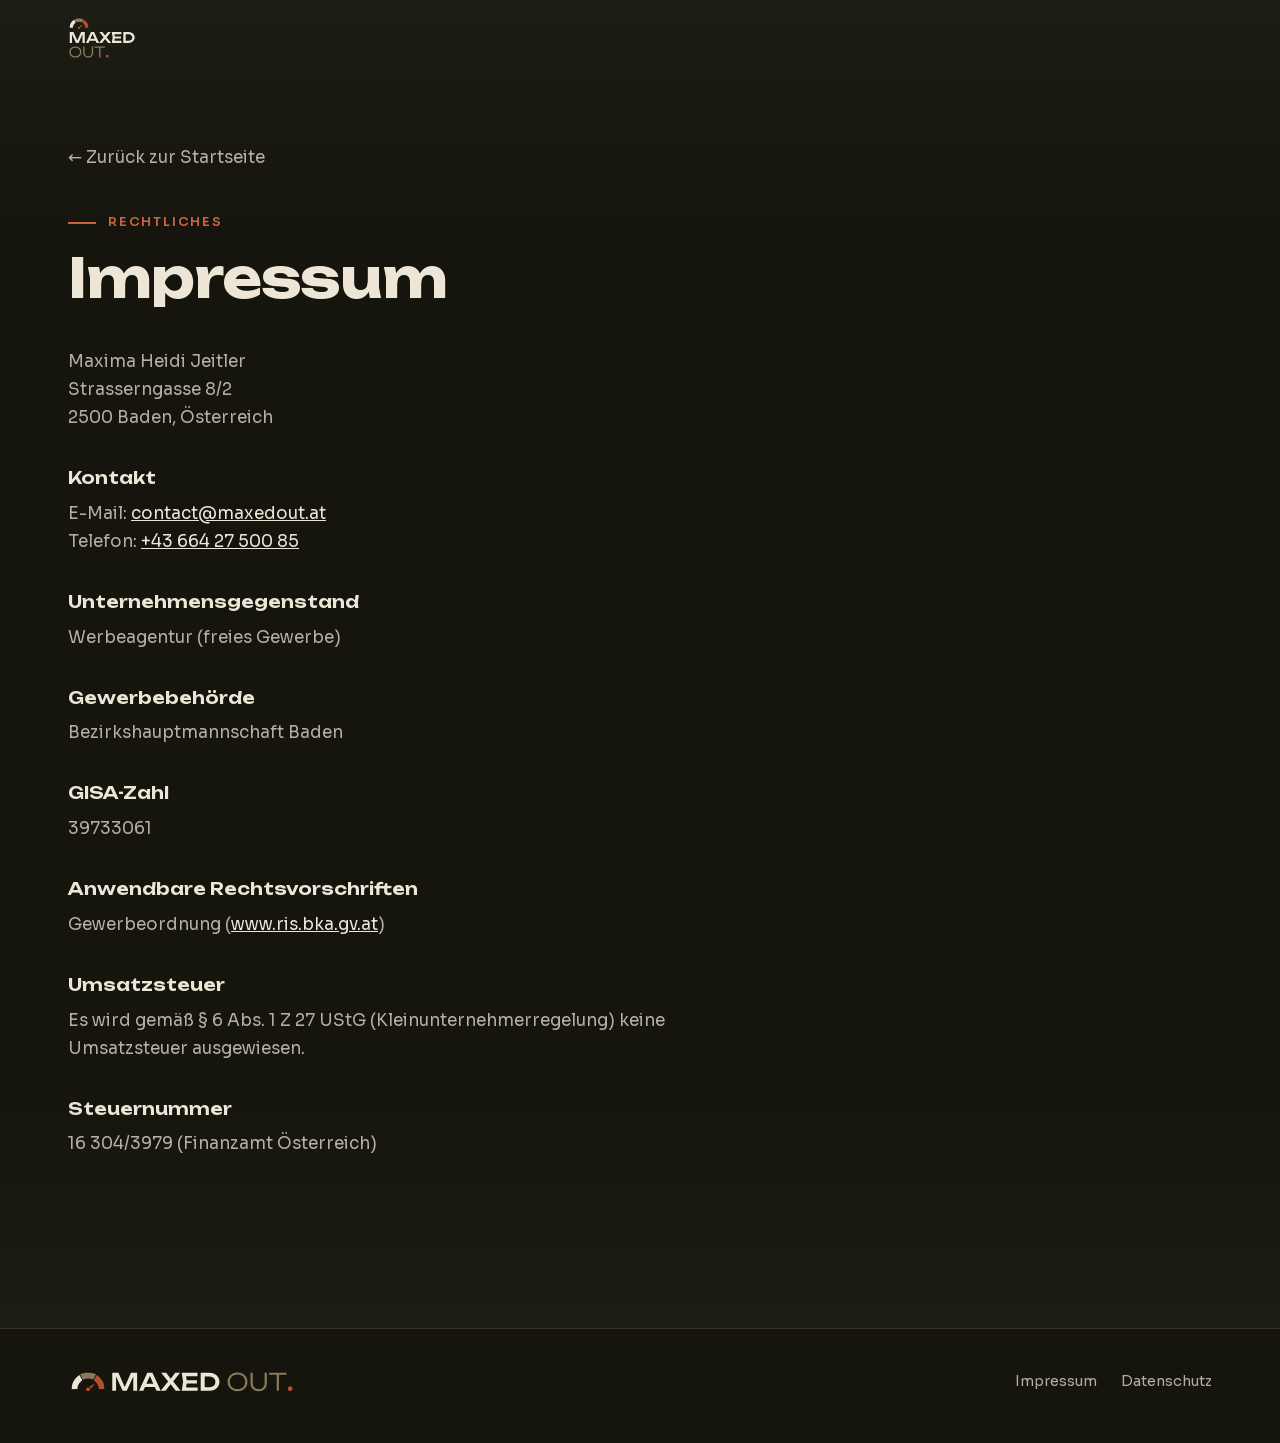
<file: impressum.html>
<!DOCTYPE html>
<html lang="de">
<head>
<meta charset="UTF-8">
<meta name="viewport" content="width=device-width, initial-scale=1">
<title>Impressum — MAXED OUT.</title>
<link rel="preload" href="fonts/unbounded-latin.woff2" as="font" type="font/woff2" crossorigin>
<link rel="preload" href="fonts/sora-latin.woff2" as="font" type="font/woff2" crossorigin>
<link rel="stylesheet" href="fonts.css">
<link rel="icon" href="favicon.svg" type="image/svg+xml">
<link rel="stylesheet" href="styles.css">
</head>
<body>

<header class="nav">
  <div class="container nav__inner">
    <a href="index.html" class="wordmark" aria-label="MAXED OUT. — Startseite">
      <img class="logo logo--nav" src="maxed-out-full.svg" alt="MAXED OUT.">
    </a>
  </div>
</header>

<main id="main">
  <section class="section section--black legal">
    <div class="container">
      <a class="legal__back" href="index.html">← Zurück zur Startseite</a>
      <p class="eyebrow"><span class="eyebrow__bar" aria-hidden="true"></span>Rechtliches</p>
      <h1 class="display-2">Impressum</h1>

      <div class="legal__body">
        <p>
          Maxima Heidi Jeitler<br>
          Strasserngasse 8/2<br>
          2500 Baden, Österreich
        </p>

        <div>
          <h2>Kontakt</h2>
          <p>
            E-Mail: <a href="mailto:contact@maxedout.at">contact@maxedout.at</a><br>
            Telefon: <a href="tel:+436642750085">+43 664 27 500 85</a>
          </p>
        </div>

        <div>
          <h2>Unternehmensgegenstand</h2>
          <p>Werbeagentur (freies Gewerbe)</p>
        </div>

        <div>
          <h2>Gewerbebehörde</h2>
          <p>Bezirkshauptmannschaft Baden</p>
        </div>

        <div>
          <h2>GISA-Zahl</h2>
          <p>39733061</p>
        </div>

        <div>
          <h2>Anwendbare Rechtsvorschriften</h2>
          <p>Gewerbeordnung (<a href="https://www.ris.bka.gv.at" target="_blank" rel="noopener">www.ris.bka.gv.at</a>)</p>
        </div>

        <div>
          <h2>Umsatzsteuer</h2>
          <p>Es wird gemäß § 6 Abs. 1 Z 27 UStG (Kleinunternehmerregelung) keine Umsatzsteuer ausgewiesen.</p>
        </div>

        <div>
          <h2>Steuernummer</h2>
          <p>16 304/3979 (Finanzamt Österreich)</p>
        </div>
      </div>
    </div>
  </section>
</main>

<footer class="footer section--black">
  <div class="container footer__inner">
    <a class="wordmark" href="index.html" aria-label="MAXED OUT. — Startseite">
      <img class="logo logo--footer" src="maxed-out-mittel.svg" alt="MAXED OUT.">
    </a>
    <div class="footer__links">
      <a href="impressum.html">Impressum</a>
      <a href="datenschutz.html">Datenschutz</a>
    </div>
  </div>
</footer>

<script src="script.js" defer></script>
</body>
</html>
</file>
<file: fonts.css>
/* Schriften lokal (statt Google Fonts), damit keine Besucherdaten an Google gehen */
@font-face {
  font-family: 'Sora';
  font-style: normal;
  font-weight: 300 700;
  font-display: swap;
  src: url(fonts/sora-latin-ext.woff2) format('woff2');
  unicode-range: U+0100-02BA, U+02BD-02C5, U+02C7-02CC, U+02CE-02D7, U+02DD-02FF, U+0304, U+0308, U+0329, U+1D00-1DBF, U+1E00-1E9F, U+1EF2-1EFF, U+2020, U+20A0-20AB, U+20AD-20C0, U+2113, U+2C60-2C7F, U+A720-A7FF;
}
@font-face {
  font-family: 'Sora';
  font-style: normal;
  font-weight: 300 700;
  font-display: swap;
  src: url(fonts/sora-latin.woff2) format('woff2');
  unicode-range: U+0000-00FF, U+0131, U+0152-0153, U+02BB-02BC, U+02C6, U+02DA, U+02DC, U+0304, U+0308, U+0329, U+2000-206F, U+20AC, U+2122, U+2191, U+2193, U+2212, U+2215, U+FEFF, U+FFFD;
}
@font-face {
  font-family: 'Unbounded';
  font-style: normal;
  font-weight: 500 800;
  font-display: swap;
  src: url(fonts/unbounded-latin-ext.woff2) format('woff2');
  unicode-range: U+0100-02BA, U+02BD-02C5, U+02C7-02CC, U+02CE-02D7, U+02DD-02FF, U+0304, U+0308, U+0329, U+1D00-1DBF, U+1E00-1E9F, U+1EF2-1EFF, U+2020, U+20A0-20AB, U+20AD-20C0, U+2113, U+2C60-2C7F, U+A720-A7FF;
}
@font-face {
  font-family: 'Unbounded';
  font-style: normal;
  font-weight: 500 800;
  font-display: swap;
  src: url(fonts/unbounded-latin.woff2) format('woff2');
  unicode-range: U+0000-00FF, U+0131, U+0152-0153, U+02BB-02BC, U+02C6, U+02DA, U+02DC, U+0304, U+0308, U+0329, U+2000-206F, U+20AC, U+2122, U+2191, U+2193, U+2212, U+2215, U+FEFF, U+FFFD;
}
</file>
<file: styles.css>
/* =========================================================
   MAXED OUT. · Styles
   Farben und Schriften aus der Brand Summary.
   ========================================================= */

:root {
  --near-black: #15140D;
  --olive: #2F3227;
  --olive-soft: #383B2E;
  --rust: #B5502D;
  --rust-bright: #CC6340;
  --taupe: #8A7A5C;
  --sand: #EDE6D6;
  --sand-dim: rgba(237, 230, 214, 0.74);
  --sand-faint: rgba(237, 230, 214, 0.14);

  --font-display: 'Unbounded', 'Arial Black', sans-serif;
  --font-body: 'Sora', system-ui, sans-serif;

  --fs-hero: clamp(2.3rem, 8.4vw, 5.6rem);
  --fs-h2: clamp(1.9rem, 5vw, 3.4rem);
  --fs-h3: clamp(1.35rem, 2.4vw, 1.75rem);
  --fs-body-lg: clamp(1.1rem, 1.6vw, 1.3rem);

  --pad-x: clamp(1.25rem, 4vw, 3rem);
  --section-y: clamp(5rem, 12vw, 10rem);
  --radius: 1.25rem;
  --ease-out: cubic-bezier(.16, 1, .3, 1);
}

*, *::before, *::after { box-sizing: border-box; }

html {
  scroll-behavior: smooth;
  scroll-padding-top: 5.5rem;
  -webkit-text-size-adjust: 100%;
}

body {
  margin: 0;
  font-family: var(--font-body);
  font-size: 1.0625rem;
  line-height: 1.65;
  color: var(--sand);
  background: var(--near-black);
  -webkit-font-smoothing: antialiased;
  -webkit-tap-highlight-color: transparent;
  overflow-x: hidden;
  overflow-x: clip;
}
html.menu-open, html.menu-open body { overflow: hidden; }

img, svg { display: block; max-width: 100%; }
a { color: inherit; }
button { font: inherit; color: inherit; }
::selection { background: var(--rust); color: var(--sand); }

:focus-visible { outline: 2px solid var(--rust-bright); outline-offset: 4px; border-radius: 6px; }

.container { width: 100%; max-width: 1240px; margin: 0 auto; padding: 0 max(var(--pad-x), env(safe-area-inset-right)) 0 max(var(--pad-x), env(safe-area-inset-left)); }

.skip-link {
  position: absolute; left: 1rem; top: -4rem; z-index: 200;
  background: var(--sand); color: var(--near-black); padding: .6rem 1rem; border-radius: .5rem;
  font-weight: 600; text-decoration: none;
}
.skip-link:focus { top: 1rem; }

/* ---------- Typo ---------- */
.display-1, .display-2, .display-3 { font-family: var(--font-display); margin: 0; color: var(--sand); }
.display-1 { font-size: var(--fs-hero); font-weight: 800; line-height: 1.02; letter-spacing: -0.03em; }
.display-2 { font-size: var(--fs-h2); font-weight: 700; line-height: 1.08; letter-spacing: -0.02em; }
.display-3 { font-size: var(--fs-h3); font-weight: 600; line-height: 1.2; letter-spacing: -0.01em; }
.body-lg { font-size: var(--fs-body-lg); line-height: 1.55; }
.dot-accent { color: var(--rust); }
.kicker { margin: 0 0 1.25rem; font-size: .95rem; color: var(--sand-dim); letter-spacing: .01em; }

/* Alte Klassen, die Impressum und Datenschutz noch benutzen */
.eyebrow { display: flex; align-items: center; gap: .75rem; margin: 0 0 1rem; font-size: .8rem; font-weight: 600; letter-spacing: .14em; text-transform: uppercase; color: var(--rust-bright); }
.eyebrow__bar { width: 1.75rem; height: 2px; background: currentColor; }

/* ---------- Buttons ---------- */
.btn {
  --glow-x: 50%; --glow-y: 50%;
  position: relative; display: inline-flex; align-items: center; justify-content: center;
  min-height: 3rem; padding: .8rem 1.5rem; border-radius: 999px;
  font-family: var(--font-body); font-weight: 600; font-size: 1rem; text-decoration: none; white-space: nowrap;
  border: 1px solid transparent; cursor: pointer; overflow: hidden; isolation: isolate;
  transition: background-color .3s, border-color .3s, color .3s;
}
.btn::before {
  content: ''; position: absolute; inset: 0; z-index: -1; opacity: 0;
  background: radial-gradient(120px circle at var(--glow-x) var(--glow-y), rgba(255, 236, 210, .35), transparent 70%);
  transition: opacity .3s;
}
.btn--primary { background: var(--rust); color: var(--sand); }
.btn--ghost { border-color: rgba(237, 230, 214, .28); color: var(--sand); }
@media (hover: hover) {
  .btn:hover::before { opacity: 1; }
  .btn--primary:hover { background: var(--rust-bright); }
  .btn--ghost:hover { border-color: var(--sand); }
}
/* Am Handy: Buttons geben beim Antippen nach, mit Lichtpunkt da, wo der Finger ist */
@media (hover: none) {
  .btn { transition: background-color .3s, border-color .3s, color .3s, transform .45s var(--ease-out); }
  .btn:active { transform: scale(.96); transition-duration: .1s; }
  .btn.is-pressed::before { opacity: 1; transition-duration: .05s; }
  .btn--primary:active { background: var(--rust-bright); }
  .btn--ghost:active { border-color: var(--sand); }
}
.btn--lg { min-height: 3.6rem; padding: 1rem 2rem; font-size: 1.05rem; }

/* ---------- Navigation ---------- */
.nav {
  position: fixed; inset: 0 0 auto; z-index: 100;
  transition: background-color .4s, backdrop-filter .4s, transform .5s var(--ease-out), border-color .4s;
  border-bottom: 1px solid transparent;
}
.nav.is-scrolled { background: rgba(21, 20, 13, .72); backdrop-filter: blur(18px); -webkit-backdrop-filter: blur(18px); border-color: var(--sand-faint); }
.nav.is-hidden { transform: translateY(-100%); }
.nav__inner { display: flex; align-items: center; gap: 2rem; height: 4.75rem; }
.wordmark { display: inline-flex; flex-shrink: 0; }
.logo--nav { height: 2.6rem; width: auto; }
.logo--footer { height: 1.6rem; width: auto; }
.nav__links { display: flex; gap: 2rem; margin-left: auto; }
.nav__link { position: relative; text-decoration: none; font-size: .95rem; color: var(--sand-dim); transition: color .3s; }
.nav__link::after { content: ''; position: absolute; left: 0; right: 0; bottom: -.3rem; height: 2px; background: var(--rust); transform: scaleX(0); transform-origin: right; transition: transform .4s var(--ease-out); }
.nav__link:hover, .nav__link.is-current { color: var(--sand); }
.nav__link:hover::after, .nav__link.is-current::after { transform: scaleX(1); transform-origin: left; }
.nav__cta { min-height: 2.6rem; padding: .5rem 1.2rem; font-size: .92rem; }

.nav__burger { display: none; margin-left: auto; width: 2.75rem; height: 2.75rem; border: 0; background: none; cursor: pointer; position: relative; z-index: 120; }
.nav__burger span { position: absolute; left: .6rem; right: .6rem; height: 2px; background: var(--sand); border-radius: 2px; transition: transform .45s var(--ease-out); }
.nav__burger span:first-child { top: 1.05rem; }
.nav__burger span:last-child { top: 1.6rem; }
.nav__burger[aria-expanded="true"] span:first-child { transform: translateY(.275rem) rotate(45deg); }
.nav__burger[aria-expanded="true"] span:last-child { transform: translateY(-.275rem) rotate(-45deg); }

.drawer {
  position: fixed; inset: 0; z-index: 90; background: var(--olive);
  display: flex; flex-direction: column; justify-content: center; gap: 3rem; padding: 6rem var(--pad-x) 3rem;
  clip-path: circle(0 at calc(100% - 2.6rem) 2.4rem);
  transition: clip-path .7s var(--ease-out);
}
.drawer[hidden] { display: none; }
.drawer.is-open { clip-path: circle(150% at calc(100% - 2.6rem) 2.4rem); }
.drawer__links { display: flex; flex-direction: column; gap: .5rem; }
.drawer__links a { font-family: var(--font-display); font-weight: 700; font-size: clamp(2rem, 10vw, 3rem); text-decoration: none; line-height: 1.2;
  opacity: 0; transform: translateY(1rem); transition: opacity .5s, transform .6s var(--ease-out); }
.drawer.is-open .drawer__links a { opacity: 1; transform: none; }
.drawer.is-open .drawer__links a:nth-child(2) { transition-delay: .05s; }
.drawer.is-open .drawer__links a:nth-child(3) { transition-delay: .1s; }
.drawer.is-open .drawer__links a:nth-child(4) { transition-delay: .15s; }
.drawer__links a:last-child { color: var(--rust-bright); }
.drawer__insta { color: var(--sand-dim); text-decoration: none; }

@media (max-width: 860px) {
  .nav__links, .nav__cta { display: none; }
  .nav__burger { display: block; }
  .logo--nav { height: 1.35rem; }
  .nav__inner { height: 4.25rem; }
}

/* ---------- Sections ---------- */
.section { position: relative; padding: var(--section-y) 0; overflow: hidden; }
/* Weiche Übergänge: dunkle und olive Abschnitte laufen ineinander */
.section--black { background: linear-gradient(180deg, #1C1D15 0%, var(--near-black) 18%, var(--near-black) 82%, #1C1D15 100%); }
.section--olive { background: linear-gradient(180deg, var(--near-black) 0%, #262820 12%, var(--olive) 30%, var(--olive) 70%, #262820 88%, var(--near-black) 100%); }
.section > .container { position: relative; z-index: 1; }

/* =========================================================
   Glut: große, weiche Farbflächen pro Abschnitt, dazu ein
   feines Korn. Alles statisch, damit nichts ruckelt.
   ========================================================= */
.glow {
  position: absolute; inset: -20% -15%; pointer-events: none; z-index: 0;
  background:
    radial-gradient(var(--s1, 60%) var(--s1, 60%) at var(--x1, 30%) var(--y1, 25%), var(--c1, rgba(200, 100, 56, .3)), transparent 70%),
    radial-gradient(var(--s2, 55%) var(--s2, 55%) at var(--x2, 70%) var(--y2, 75%), var(--c2, rgba(138, 122, 92, .24)), transparent 72%);
}
.glow::after { /* Korn, scrollt mit, keine Mischmodi */
  content: ''; position: absolute; inset: 0; opacity: .5;
  background-image: url("data:image/svg+xml,%3Csvg xmlns='http://www.w3.org/2000/svg' width='200' height='200'%3E%3Cfilter id='n'%3E%3CfeTurbulence type='fractalNoise' baseFrequency='0.8' numOctaves='2' stitchTiles='stitch'/%3E%3CfeColorMatrix values='0 0 0 0 .93  0 0 0 0 .9  0 0 0 0 .84  0 0 0 .55 -.22'/%3E%3C/filter%3E%3Crect width='100%25' height='100%25' filter='url(%23n)'/%3E%3C/svg%3E");
}

/* Oben: mehr Grün, mehr Tiefe, nur ein Hauch Rost */
.glow--hero    { --c1: rgba(96, 104, 76, .55);  --x1: 22%; --y1: 20%; --s1: 62%;
                 --c2: rgba(181, 80, 45, .2);   --x2: 78%; --y2: 62%; --s2: 48%; }
.glow--about   { --c1: rgba(181, 80, 45, .26);  --x1: 88%; --y1: 22%; --s1: 58%;
                 --c2: rgba(138, 122, 92, .2);  --x2: 10%; --y2: 80%; --s2: 58%; }
.glow--offer   { --c1: rgba(200, 100, 56, .28); --x1: 50%; --y1: 18%; --s1: 66%;
                 --c2: rgba(96, 104, 76, .35);  --x2: 15%; --y2: 85%; --s2: 55%; }
.glow--process { --c1: rgba(181, 80, 45, .24);  --x1: 6%;  --y1: 40%; --s1: 55%;
                 --c2: rgba(138, 122, 92, .2);  --x2: 94%; --y2: 78%; --s2: 48%; }
.glow--closing { --c1: rgba(200, 100, 56, .4);  --x1: 50%; --y1: 40%; --s1: 70%;
                 --c2: rgba(96, 104, 76, .3);   --x2: 50%; --y2: 95%; --s2: 60%; }

/* ---------- Hero ---------- */
.hero {
  position: relative; min-height: 100svh; display: flex; flex-direction: column; justify-content: center;
  padding: 7rem 0 4rem; overflow: hidden;
  background: linear-gradient(180deg, #262820 0%, var(--olive) 35%, var(--olive) 60%, #1C1D15 100%);
}
.hero__glow {
  position: absolute; width: 70vmax; height: 70vmax; left: 72%; top: 52%; border-radius: 50%;
  background: radial-gradient(circle, rgba(181, 80, 45, .42), rgba(181, 80, 45, 0) 60%);
  transform: translate(-50%, -50%); pointer-events: none; transition: opacity .6s;
  opacity: var(--heat, .35);
}
.hero__grid { position: relative; z-index: 1; display: grid; grid-template-columns: 1.05fr 1fr; align-items: center; gap: clamp(2rem, 5vw, 5rem); }
.hero__gauge { position: relative; order: 2; }
.hero__gauge svg { width: 100%; height: auto; overflow: visible; }
.hero__readout {
  position: absolute; left: 50%; bottom: -2.1rem; transform: translateX(-50%);
  font-family: var(--font-display); font-weight: 600; font-size: clamp(.9rem, 1.4vw, 1.1rem); color: var(--sand-dim);
  font-variant-numeric: tabular-nums; letter-spacing: .02em;
}
.hero__unit { opacity: .6; margin-left: .1em; }
.hero__content { order: 1; }
.hero__title { font-size: clamp(2rem, 7.4vw, 4rem); hyphens: manual; }
.hero__sub { max-width: 30rem; margin: 1.5rem 0 2.25rem; color: var(--sand-dim); }
.hero__actions { display: flex; flex-wrap: wrap; gap: .75rem; }
.hero__hint { z-index: 1; position: absolute; left: 0; right: 0; bottom: max(1.5rem, env(safe-area-inset-bottom)); margin: 0; text-align: center; font-size: .82rem; color: rgba(237, 230, 214, .45); }
.hint-touch { display: none; }
/* Handy: keine Maus, also auch kein Hinweis. Der Tacho lädt von selbst auf MAX */
@media (hover: none) { .hero__hint { display: none; } }
/* Glühen, wenn der Tacho auf MAX springt */
.hero__gauge::before {
  content: ''; position: absolute; left: 50%; top: 58%; width: 120%; aspect-ratio: 1; border-radius: 50%;
  transform: translate(-50%, -50%) scale(.6); opacity: 0; pointer-events: none;
  background: radial-gradient(circle, rgba(204, 99, 64, .45), transparent 62%);
  transition: opacity .9s, transform 1s var(--ease-out);
}
.hero__gauge.is-revving::before { opacity: 1; transform: translate(-50%, -50%) scale(1); transition-duration: .15s, .4s; }
.hero__gauge.is-revving svg { animation: rumble .09s linear infinite; }
@keyframes rumble { 0%, 100% { translate: 0 0; } 25% { translate: .6px -.4px; } 50% { translate: -.5px .5px; } 75% { translate: .4px .6px; } }

@media (max-width: 860px) {
  .hero { padding: 5.5rem 0 4.5rem; justify-content: center; }
  .hero__grid { grid-template-columns: 1fr; gap: 2.75rem; }
  .hero__gauge { order: 1; width: min(84%, 380px); margin: 0 auto; }
  .hero__content { order: 2; }
  .hero__glow { left: 50%; top: 30%; width: 120vmax; height: 120vmax; }
}
@media (max-width: 560px) {
  .hero__actions { display: grid; grid-template-columns: 1fr; }
  .hero__actions .btn { width: 100%; }
  .hero__title { overflow-wrap: break-word; }
}
@media (max-height: 700px) and (max-width: 560px) {
  .hero__gauge { width: min(66%, 300px); }
  .hero__grid { gap: 2.25rem; }
  .hero__sub { margin: 1.1rem 0 1.6rem; }
}

/* Handy: ruhige, zentrierte Komposition. Tacho, MAX und Text auf einer Achse */
@media (max-width: 860px) {
  .hero { min-height: calc(100svh - 5.5rem); padding: 5.25rem 0 2.25rem; } /* Laufband sitzt über der Browser-Leiste */
  .hero__grid { gap: 1.9rem; text-align: center; }
  .hero__gauge { width: min(64vw, 300px); }
  .hero__readout { position: static; transform: none; margin-top: .55rem; text-align: center; font-size: .82rem; letter-spacing: .2em; padding-left: .2em; }
  .hero__content { display: flex; flex-direction: column; align-items: center; }
  .hero .kicker { font-size: .7rem; font-weight: 500; letter-spacing: .2em; text-transform: uppercase; margin-bottom: 1.1rem; }
  .hero__title { font-size: clamp(1.9rem, 8.6vw, 3rem); line-height: 1.06; text-wrap: balance; }
  .hero__sub { margin: 1.15rem auto 1.9rem; max-width: 22rem; font-size: 1.02rem; }
  .hero__actions { display: flex; flex-direction: column; align-items: center; gap: .35rem; width: 100%; }
  .hero__actions .btn--primary { width: 100%; max-width: 22rem; min-height: 3.35rem; }
  .hero__actions .btn--ghost { border-color: transparent; min-height: 2.9rem; color: var(--sand-dim); font-weight: 500; }
  .hero__actions .btn--ghost::after { content: '↓'; margin-left: .45rem; color: var(--rust-bright); }
}
@media (max-width: 560px) {
  .hero__actions { display: flex; }
  .hero__actions .btn--ghost { width: auto; }
}
@media (max-width: 390px) {
  .hero .kicker { font-size: .64rem; letter-spacing: .13em; }
}
@media (max-height: 700px) and (max-width: 560px) {
  .hero__gauge { width: min(52vw, 240px); }
  .hero__grid { gap: 1.4rem; }
}

/* Handy: Texte sauber umbrechen (keine einzelnen Wörter allein in der letzten Zeile) */
@media (max-width: 560px) {
  .m-line { display: block; }
  .display-2, .contact__sub, .contact__region, .step__text, .offer__intro { text-wrap: balance; }
  .about__text p, .offer__item p { text-wrap: pretty; }
}

/* Wort-Split fürs Intro */
.split-word { display: inline-block; overflow: hidden; vertical-align: top; padding-bottom: .08em; margin-bottom: -.08em; }
.split-word > span { display: inline-block; transform: translateY(105%); transition: transform 1s var(--ease-out); }
.is-in .split-word > span { transform: none; }

/* ---------- Laufband ---------- */
.marquee { background: var(--rust); color: var(--sand); overflow: hidden; padding: 1.1rem 0; white-space: nowrap; }
.marquee__track { display: inline-flex; align-items: center; gap: 1.75rem; will-change: transform; }
.marquee__track span { font-family: var(--font-display); font-weight: 600; font-size: clamp(1rem, 2vw, 1.35rem); letter-spacing: -.01em; }
.marquee__track i { width: .5rem; height: .5rem; border-radius: 50%; background: var(--near-black); flex-shrink: 0; }

/* ---------- Über mich ---------- */
.about__grid { display: grid; grid-template-columns: .85fr 1fr; gap: clamp(2.5rem, 6vw, 6rem); align-items: center; }
.about__portrait { position: relative; margin: 0; border-radius: var(--radius); transform-style: preserve-3d; will-change: transform; }
.about__portrait picture, .about__portrait img { border-radius: var(--radius); }
.about__portrait img { width: 100%; height: auto; aspect-ratio: 2 / 3; object-fit: cover; box-shadow: 0 30px 80px rgba(0, 0, 0, .45); }
.about__portrait::after { /* Lichtreflex, folgt dem Zeiger */
  content: ''; position: absolute; inset: 0; border-radius: inherit; pointer-events: none;
  background: radial-gradient(min(400px, 90%) circle at var(--lx, 50%) var(--ly, 0%), rgba(255, 230, 200, .16), transparent 60%);
  opacity: var(--lo, 0); transition: opacity .4s;
}
.about__tag {
  position: absolute; left: 1rem; bottom: 1rem; padding: .45rem .9rem; border-radius: 999px;
  background: rgba(21, 20, 13, .6); backdrop-filter: blur(10px); -webkit-backdrop-filter: blur(10px);
  font-size: .85rem; transform: translateZ(40px);
}
.about__text > * + * { margin-top: 1.25rem; }
.about__text .display-2 { margin-bottom: 1.75rem; }
.about__text p { margin-bottom: 0; color: var(--sand-dim); max-width: 34rem; }
.about__text .body-lg { color: var(--sand); }
.about__text .about__quote { font-size: var(--fs-body-lg); line-height: 1.5; color: var(--sand); }
.accent-text { color: var(--rust-bright); }
.about__insta { display: inline-block; margin-top: 2rem; color: var(--sand-dim); text-decoration: none; font-size: .95rem; }
.about__insta span { color: var(--sand); border-bottom: 1px solid var(--rust); padding-bottom: 1px; margin-left: .25rem; transition: color .3s; }

@media (max-width: 860px) {
  .about__grid { grid-template-columns: 1fr; }
  .about__portrait { max-width: 420px; width: 100%; margin: 0 auto; }
}

/* ---------- Angebot / Tacho-Regler ---------- */
.offer__head { display: grid; grid-template-columns: 1fr 1fr; gap: 2rem 4rem; align-items: end; margin-bottom: clamp(3rem, 6vw, 5rem); }
.offer__intro { margin: 0; color: var(--sand-dim); max-width: 30rem; }
.offer__grid { display: grid; grid-template-columns: 1.1fr 1fr; gap: clamp(2.5rem, 6vw, 6rem); align-items: center; }
.dial { user-select: none; -webkit-user-select: none; }
.dial__gauge { position: relative; touch-action: pan-y; cursor: grab; -webkit-touch-callout: none; }
.dial__gauge.is-dragging { cursor: grabbing; }
.dial__gauge svg { width: 100%; height: auto; overflow: visible; }
.dial__stops { display: grid; grid-template-columns: repeat(4, 1fr); gap: .5rem; margin-top: 2rem; }
.dial__stop {
  min-height: 2.9rem; padding: .5rem .4rem; border-radius: 999px; cursor: pointer;
  background: transparent; border: 1px solid rgba(237, 230, 214, .2); color: var(--sand-dim); font-size: .9rem; font-weight: 500;
  transition: background-color .35s, color .35s, border-color .35s;
}
@media (hover: hover) { .dial__stop:hover { border-color: rgba(237, 230, 214, .5); color: var(--sand); } }
.dial__stop { transition: background-color .35s, color .35s, border-color .35s, transform .4s var(--ease-out); }
.dial__stop:active { transform: scale(.94); transition-duration: .1s; }
.dial__stop[aria-selected="true"] { background: var(--sand); color: var(--near-black); border-color: var(--sand); }
.dial__stop[data-stop="3"][aria-selected="true"] { background: var(--rust); color: var(--sand); border-color: var(--rust); }

.offer__panel { position: relative; display: grid; }
.offer__item {
  grid-area: 1 / 1; opacity: 0; transform: translateY(1.25rem); pointer-events: none; visibility: hidden;
  transition: opacity .45s, transform .7s var(--ease-out), visibility 0s .7s;
}
.offer__item.is-active { opacity: 1; transform: none; pointer-events: auto; visibility: visible; transition-delay: .08s, .08s, 0s; }
.offer__item p { color: var(--sand-dim); margin: 1rem 0 0; max-width: 32rem; font-size: var(--fs-body-lg); line-height: 1.55; }
.offer__item .offer__fit { font-size: .95rem; color: var(--sand); padding-top: 1rem; border-top: 1px solid var(--sand-faint); margin-top: 1.5rem; }
.offer__item .offer__max { margin: 0 0 .75rem; font-family: var(--font-display); font-weight: 700; font-size: .95rem; color: var(--rust-bright); }
@media (max-width: 860px) {
  .offer__head, .offer__grid { grid-template-columns: 1fr; }
  .offer__grid { gap: 2.5rem; }
  .dial { max-width: 460px; width: 100%; margin: 0 auto; }
  .dial__stops { margin-top: 1.5rem; gap: .4rem; }
  .dial__stop { font-size: .85rem; padding: .5rem .2rem; }
  .offer__head { margin-bottom: 2.5rem; }
}

/* Gemeinsame Tacho-Teile */
.g-seg { transition: opacity .35s; }
.g-tick { stroke: rgba(237, 230, 214, .22); stroke-width: 3; stroke-linecap: round; }
.g-label { font-family: var(--font-body); font-size: 15px; fill: rgba(237, 230, 214, .5); }
.g-redline { filter: drop-shadow(0 0 0 rgba(181, 80, 45, 0)); transition: filter .5s; }
.is-hot .g-redline { filter: drop-shadow(0 0 14px rgba(204, 99, 64, .75)); }

/* ---------- Ablauf ---------- */
.process__inner { max-width: 1000px; }
.process__inner .display-2 { margin-bottom: clamp(2.5rem, 5vw, 4rem); }
.steps { --line-x: .55rem; position: relative; list-style: none; margin: 0; padding: 0 0 0 clamp(2.5rem, 6vw, 4.5rem); display: grid; gap: clamp(2.5rem, 6vw, 4rem); }
.steps::before { /* Linie */
  content: ''; position: absolute; left: var(--line-x); top: .6rem; bottom: .6rem; width: 2px; margin-left: -1px;
  background: var(--sand-faint);
}
.steps::after { /* gefüllter Teil der Linie */
  content: ''; position: absolute; left: var(--line-x); top: .6rem; width: 2px; margin-left: -1px;
  height: calc((100% - 1.2rem) * var(--fill, 0)); background: var(--rust);
}
.steps__dot {
  position: absolute; left: var(--line-x); top: .6rem; width: 1.1rem; height: 1.1rem; margin: -.55rem 0 0 -.55rem; border-radius: 50%;
  background: var(--rust); box-shadow: 0 0 0 .45rem rgba(181, 80, 45, .18); z-index: 1;
  transform: translateY(var(--dot-y, 0px));
}
.step { --o: 1; }
.js .step { --o: .2; }
.step__title {
  margin: 0; font-family: var(--font-display); font-weight: 700; letter-spacing: -.02em; line-height: 1.12;
  font-size: clamp(1.6rem, 4.4vw, 3.2rem); opacity: var(--o); transition: opacity .25s linear;
}
.step__text { margin: .6rem 0 0; color: var(--sand-dim); font-size: var(--fs-body-lg); opacity: calc(var(--o) * .95); transition: opacity .25s linear; }

/* ---------- Kontakt ---------- */
.contact { text-align: center; padding: clamp(6rem, 16vw, 12rem) 0; }
.contact__inner { position: relative; z-index: 1; display: flex; flex-direction: column; align-items: center; }
.contact__title { font-size: clamp(2.8rem, 13vw, 9rem); }
.contact__sub { color: var(--sand-dim); margin: 1.5rem 0 .5rem; }

/* Foto über "Schreib mir." mit einer Benachrichtigung, die reinploppt */
.contact__photo { position: relative; width: clamp(13rem, 24vw, 17.5rem); margin: 0 0 3.25rem; transform-style: preserve-3d; will-change: transform; }
.contact__card { border-radius: var(--radius); overflow: hidden; background: #3a2f26; /* Platzhalter in Fotofarbe, bis das Bild da ist */ rotate: -3deg; box-shadow: 0 30px 80px rgba(0, 0, 0, .5); }
.contact__card img { display: block; width: 100%; height: auto; aspect-ratio: 2 / 3; object-fit: cover; }
.contact__photo::after { /* Lichtreflex wie beim Porträt */
  content: ''; position: absolute; inset: 0; border-radius: var(--radius); rotate: -3deg; pointer-events: none;
  background: radial-gradient(min(320px, 90%) circle at var(--lx, 50%) var(--ly, 0%), rgba(255, 230, 200, .16), transparent 60%);
  opacity: var(--lo, 0); transition: opacity .4s;
}
.notif {
  position: absolute; left: 50%; top: 1.4rem; translate: -50% 0; width: min(19.5rem, calc(100vw - 2.5rem)); z-index: 1;
  display: flex; align-items: center; gap: .7rem; padding: .7rem .85rem; text-align: left;
  background: rgba(30, 31, 24, .78); border: 1px solid rgba(237, 230, 214, .12); border-radius: 1.1rem;
  backdrop-filter: blur(16px) saturate(1.3); -webkit-backdrop-filter: blur(16px) saturate(1.3);
  box-shadow: 0 14px 40px rgba(0, 0, 0, .4);
  opacity: 0; transform: translateY(-1rem) scale(.92) translateZ(50px);
  transition: opacity .5s, transform .8s var(--ease-out);
}
.contact__photo.is-in .notif { opacity: 1; transform: translateZ(50px); transition-delay: .9s; }
@media (hover: none) {
  .notif { transition: none; transform: translateY(-.9rem) scale(.9); }
  .contact__photo.is-in .notif { opacity: 0; transform: translateY(-.9rem) scale(.9); }
  .contact__photo.notif-in .notif { animation: notif-pop .85s var(--ease-out) both; }
}
@keyframes notif-pop {
  0%   { opacity: 0; transform: translateY(-1.6rem) scale(.88); }
  55%  { opacity: 1; transform: translateY(.25rem) scale(1.02); }
  100% { opacity: 1; transform: none; }
}
.notif__icon { flex-shrink: 0; width: 2.3rem; height: 2.3rem; border-radius: .6rem; background: var(--olive); display: grid; place-items: center; }
.notif__icon img { width: 1.5rem; height: 1.5rem; }
.notif__body { display: flex; flex-direction: column; min-width: 0; line-height: 1.3; }
.notif__body strong { font-size: .85rem; font-weight: 600; color: var(--sand); }
.notif__body span { font-size: .8rem; color: var(--sand-dim); white-space: nowrap; overflow: hidden; text-overflow: ellipsis; }
.notif__time { align-self: flex-start; margin-left: auto; font-size: .72rem; color: rgba(237, 230, 214, .45); }
@media (max-width: 560px) {
  .contact__photo { width: min(62vw, 15rem); margin-bottom: 2.75rem; }
}
.contact__region { color: rgba(237, 230, 214, .55); font-size: .95rem; max-width: 28rem; margin: 0 0 2.5rem; }
.contact__actions { display: flex; flex-wrap: wrap; justify-content: center; gap: .75rem; }
.copy-mail {
  margin-top: 2.25rem; display: inline-flex; align-items: center; gap: .9rem; padding: .5rem .5rem .5rem 1.1rem;
  background: rgba(21, 20, 13, .35); border: 1px solid var(--sand-faint); border-radius: 999px; cursor: pointer;
  transition: border-color .3s;
}
@media (hover: hover) { .copy-mail:hover { border-color: rgba(237, 230, 214, .45); } }
.copy-mail:active { transform: scale(.97); }
.copy-mail { transition: border-color .3s, transform .3s var(--ease-out); }
.copy-mail__addr { font-size: .95rem; }
.copy-mail__label { font-size: .8rem; font-weight: 600; padding: .35rem .8rem; border-radius: 999px; background: var(--sand-faint); min-width: 5.5rem; transition: background-color .3s, color .3s; }
.copy-mail.is-copied .copy-mail__label { background: var(--sand); color: var(--near-black); }

/* ---------- Footer ---------- */
.footer { background: var(--near-black); padding: 2.5rem 0 3rem; border-top: 1px solid var(--sand-faint); }
.footer__inner { display: flex; align-items: center; justify-content: space-between; gap: 1.5rem; flex-wrap: wrap; }
.footer__links { display: flex; gap: 1.5rem; font-size: .9rem; }
.footer__links a { color: var(--sand-dim); text-decoration: none; transition: color .3s; }
.footer__links a:hover { color: var(--sand); }
.footer__soon { color: var(--sand-dim); opacity: .6; }
@media (max-width: 560px) {
  .contact__actions { display: grid; grid-template-columns: 1fr; width: 100%; max-width: 22rem; }
  .contact__actions .btn { width: 100%; }
  .footer { padding-bottom: calc(6.5rem + env(safe-area-inset-bottom)); }
  .footer__links { gap: 1.25rem; }
}

/* ---------- Mini-Tacho (Scroll-Fortschritt) ---------- */
.scroll-gauge {
  position: fixed; right: max(clamp(1rem, 2.5vw, 1.75rem), env(safe-area-inset-right)); bottom: max(clamp(1rem, 2.5vw, 1.75rem), env(safe-area-inset-bottom)); z-index: 80;
  width: 3.75rem; height: 3.75rem; border-radius: 50%; padding: .55rem; cursor: pointer;
  background: rgba(21, 20, 13, .7); border: 1px solid var(--sand-faint);
  backdrop-filter: blur(12px); -webkit-backdrop-filter: blur(12px);
  opacity: 0; transform: translateY(1rem) scale(.9); pointer-events: none;
  transition: opacity .4s, transform .5s var(--ease-out), border-color .3s;
}
.scroll-gauge.is-visible { opacity: 1; transform: none; pointer-events: auto; }
@media (hover: hover) { .scroll-gauge:hover { border-color: rgba(237, 230, 214, .45); } }
.scroll-gauge:active { transform: scale(.9); }
.scroll-gauge svg { width: 100%; height: 100%; }

/* ---------- Scroll-Reveal ---------- */
.js [data-reveal] { opacity: 0; transform: translateY(1.75rem); transition: opacity .9s var(--ease-out), transform 1.1s var(--ease-out); }
.js [data-reveal].is-in { opacity: 1; transform: none; }
.js [data-intro] { opacity: 0; transform: translateY(1.25rem); transition: opacity .9s var(--ease-out), transform 1.1s var(--ease-out); }
.js [data-intro].is-in { opacity: 1; transform: none; }
.js [data-split][data-intro] { opacity: 1; transform: none; }

/* ---------- Cursor ---------- */
.cursor { display: none; }
.has-cursor, .has-cursor a, .has-cursor button, .has-cursor .dial__gauge { cursor: none; }
.has-cursor .cursor { display: block; position: fixed; left: 0; top: 0; z-index: 1000; pointer-events: none; }
.cursor__dot, .cursor__ring { position: fixed; left: 0; top: 0; border-radius: 50%; will-change: transform; }
.cursor__dot { width: 10px; height: 10px; margin: -5px 0 0 -5px; background: var(--rust); }
.cursor__ring {
  width: 44px; height: 44px; margin: -22px 0 0 -22px; border: 1.5px solid rgba(237, 230, 214, .55);
  transition: width .35s var(--ease-out), height .35s var(--ease-out), margin .35s var(--ease-out), border-color .3s, background-color .3s, opacity .3s;
}
.cursor.is-link .cursor__ring { width: 64px; height: 64px; margin: -32px 0 0 -32px; border-color: var(--sand); background: rgba(237, 230, 214, .08); }
.cursor.is-drag .cursor__ring { width: 76px; height: 76px; margin: -38px 0 0 -38px; border-color: var(--rust-bright); }
.cursor.is-hidden .cursor__dot, .cursor.is-hidden .cursor__ring { opacity: 0; }

/* ---------- Rechtliches (Impressum/Datenschutz) ---------- */
.legal { padding-top: 9rem; min-height: 80vh; }
.legal__back { display: inline-block; margin-bottom: 2.5rem; color: var(--sand-dim); text-decoration: none; }
.legal__back:hover { color: var(--sand); }
.legal .display-2 { margin-bottom: 2.5rem; }
.legal__body { max-width: 44rem; color: var(--sand-dim); }
.legal__body h2 { font-family: var(--font-display); font-size: 1.05rem; font-weight: 600; color: var(--sand); margin: 2rem 0 .5rem; }
.legal__body p { margin: 0 0 1rem; }
.legal__body a { color: var(--sand); }
.legal ~ .footer, .legal + .footer { margin-top: 0; }

/* ---------- Weniger Bewegung ---------- */
/* Statt alles abzuschalten: keine Bewegung im Raum, aber sanftes Einblenden.
   (Am iPhone ist "Bewegung reduzieren" oft eingeschaltet, dann soll die Seite trotzdem leben.) */
@media (prefers-reduced-motion: reduce) {
  html { scroll-behavior: auto; }
  *, *::before, *::after { animation-duration: .01ms !important; animation-iteration-count: 1 !important; }
  .js [data-reveal], .js [data-intro] { transform: none; transition: opacity 1s ease; }
  .split-word > span { transform: none; }
  .js .step { --o: 1; }
  .offer__item { transform: none; }
  .notif, .contact__photo.is-in .notif { transform: none; }
  .contact__photo.notif-in .notif { animation: notif-fade .8s ease both !important; }
}
@keyframes notif-fade { from { opacity: 0; } to { opacity: 1; } }

/* ---------------------------------------------------------
   Galerie: Raster mit Vorhang
--------------------------------------------------------- */
.gallery__head { display: grid; grid-template-columns: 1fr 1fr; gap: 1rem 4rem; align-items: end; margin-bottom: clamp(2.5rem, 5vw, 4rem); }
.gallery__intro { margin: 0; color: var(--sand-dim); max-width: 30rem; text-wrap: balance; }
.gallery__grid {
  display: grid; grid-template-columns: repeat(4, 1fr); grid-auto-rows: clamp(130px, 15vw, 230px); gap: clamp(6px, 1vw, 14px);
  grid-template-areas: "a a b c" "a a b d" "e f g g" "h f i j";
}
.gallery__tile { position: relative; margin: 0; overflow: hidden; border-radius: calc(var(--radius) * .6); background: var(--olive); }
.gallery__tile--a { grid-area: a; } .gallery__tile--b { grid-area: b; } .gallery__tile--c { grid-area: c; } .gallery__tile--d { grid-area: d; } .gallery__tile--e { grid-area: e; }
.gallery__tile--f { grid-area: f; } .gallery__tile--g { grid-area: g; } .gallery__tile--h { grid-area: h; } .gallery__tile--i { grid-area: i; } .gallery__tile--j { grid-area: j; }
.gallery__tile img { position: absolute; left: 0; top: -6%; width: 100%; height: 112%; max-width: none; object-fit: cover; }
.gallery__tile::after { content: ""; position: absolute; inset: 0; z-index: 1; background: var(--rust); transform: scaleY(0); transform-origin: top; pointer-events: none; }
.gallery__tile:nth-child(even)::after { background: var(--olive-soft); }
.js .gallery__tile::after { transform: scaleY(1); }
.js .gallery__tile img { transform: scale(1.15); }
.js .gallery__tile.is-in::after { transform: scaleY(0); transition: transform 1s var(--ease-out) calc(var(--d, 0s) + .08s); }
.js .gallery__tile.is-in img { transform: none; transition: transform 1.4s var(--ease-out) var(--d, 0s); }
@media (max-width: 860px) {
  .gallery__head { grid-template-columns: 1fr; }
}
@media (max-width: 640px) {
  .gallery__grid { grid-template-columns: repeat(2, 1fr); grid-auto-rows: clamp(140px, 42vw, 260px); grid-template-areas: "a a" "a a" "b c" "b d" "g g" "e f" "h f" "i j"; }
}
@media (prefers-reduced-motion: reduce) {
  .js .gallery__tile::after { display: none; }
  .js .gallery__tile img { transform: none; }
}
</file>
